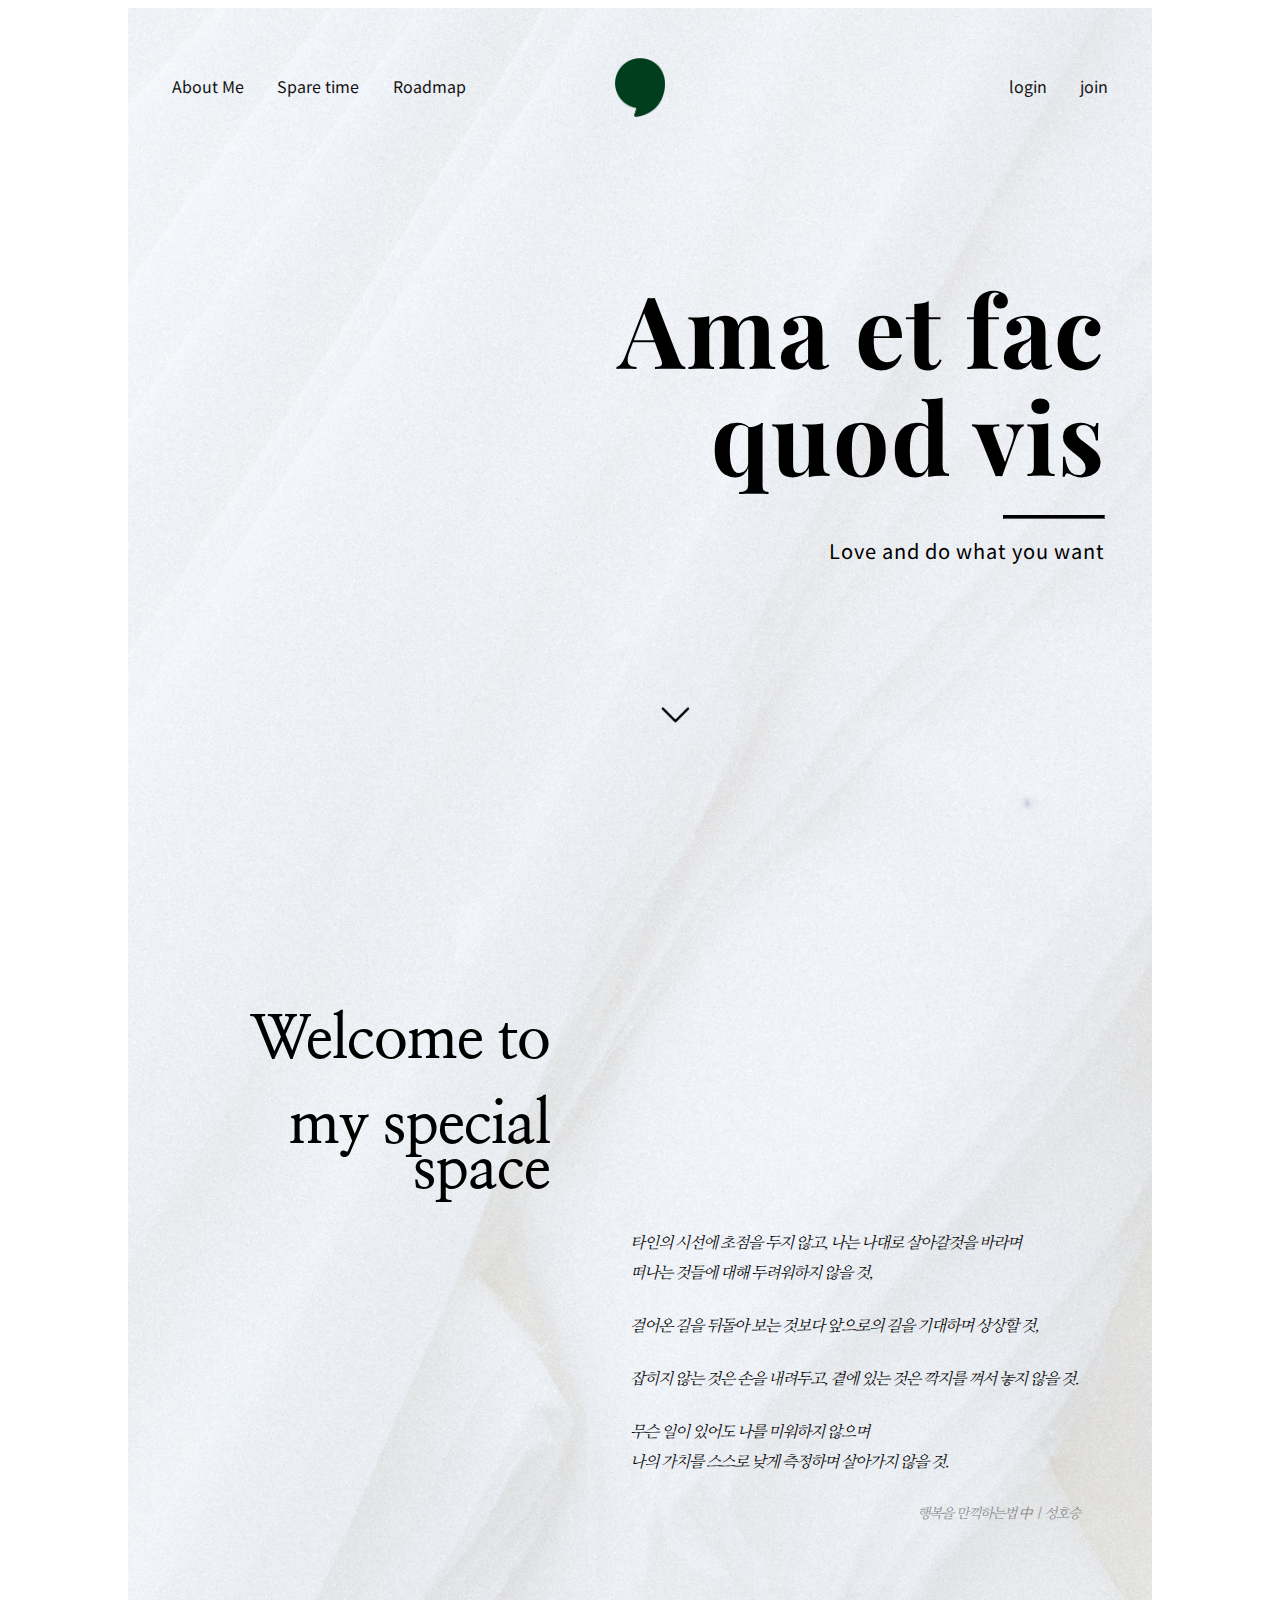
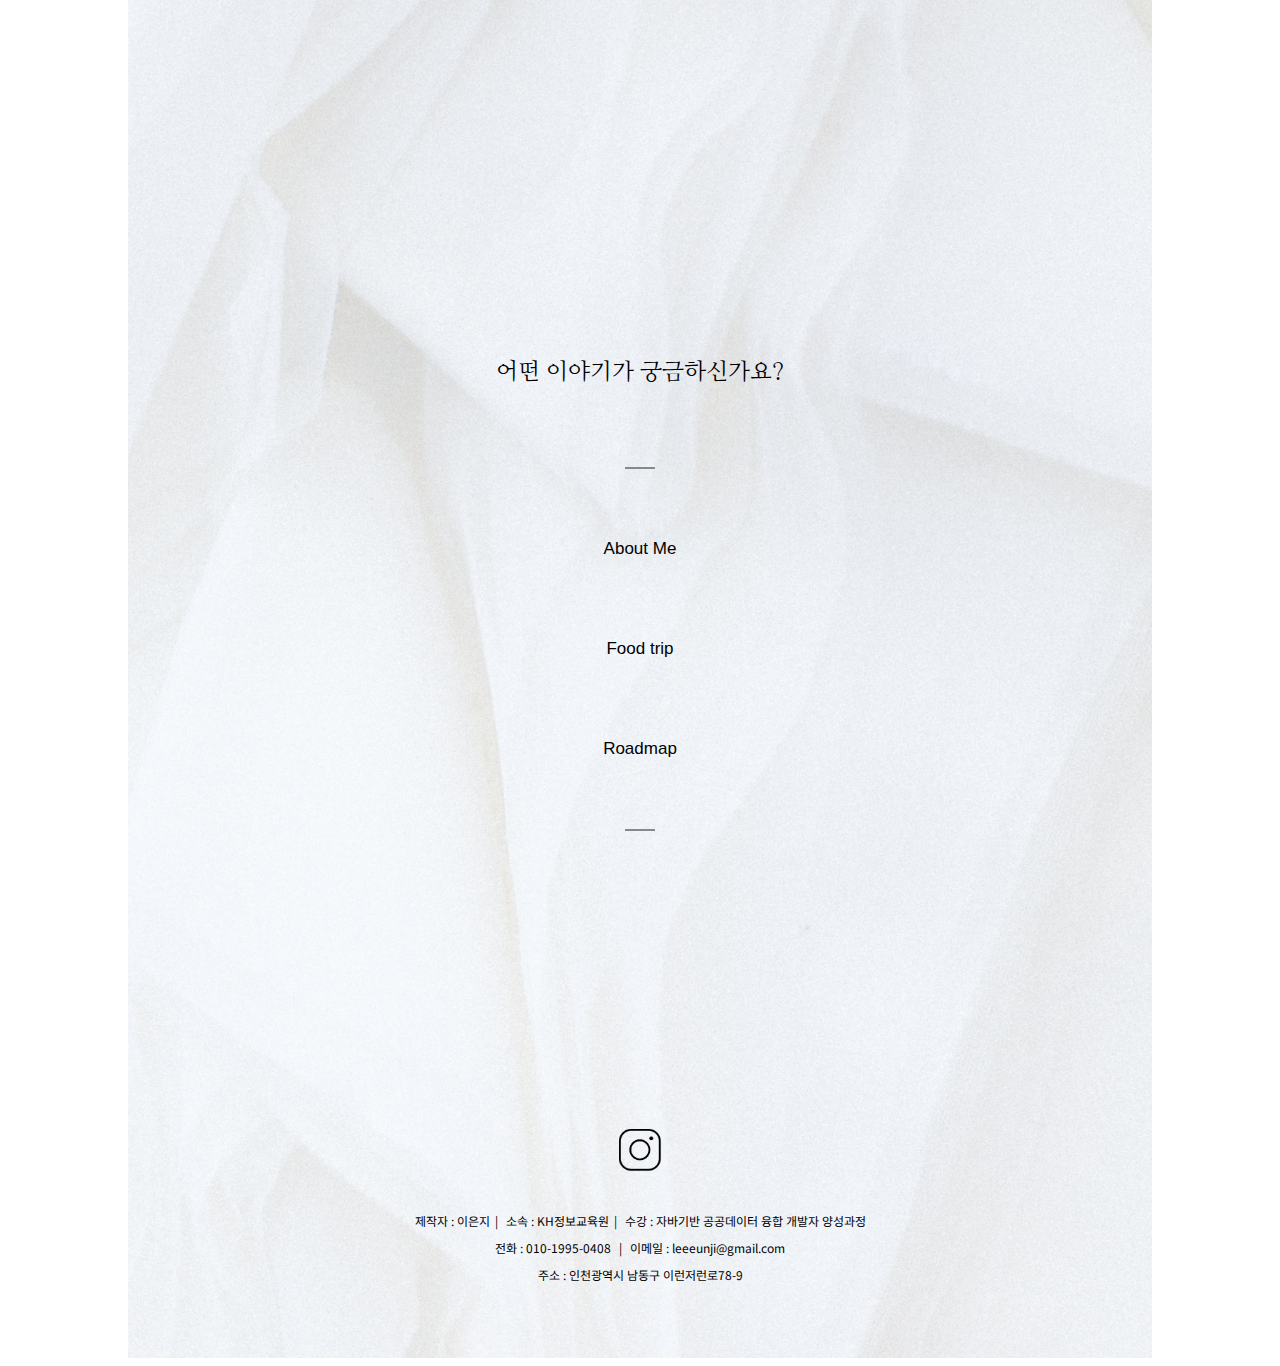
<file: leeeunji/index.html>
<!DOCTYPE html>
<html lang="en">
<head>
    <meta charset="UTF-8">
    <meta http-equiv="X-UA-Compatible" content="IE=edge">
    <meta name="viewport" content="width=device-width, initial-scale=1.0">
    <title>EunJi Life</title>
    <link rel="shortcut icon" href="./images/logo_home.png" type="image/x-icon">
    <link rel="preconnect" href="https://fonts.googleapis.com">
    <link rel="preconnect" href="https://fonts.gstatic.com" crossorigin>
    <link href="https://fonts.googleapis.com/css2?family=Nanum+Myeongjo:wght@400;700;800&family=Noto+Sans+KR:wght@100;300;400;700;900&family=Playfair+Display:ital,wght@0,400;0,700;1,400;1,700&display=swap" rel="stylesheet">
    <link rel="stylesheet" href="./css/mainpage.css">
    <link rel="stylesheet" href="./css/common.css">
    <script src="./js/common.js"></script>
</head>
<body>
    <div id="container">
        <header>
            <ul class="menu">
                <li><a id="AboutMe" href="aboutme.html">About Me</a></li>
                <li>
                    <a id="spareTime" href="#">Spare time</a>
                    <ul class="submenu">
                        <li><a class="subM-transition" href="foodtrip.html">Food trip</a></li>
                        <li><a class="subM-transition" href="#">Music</a></li>
                    </ul>
                </li>
                <li><a href="roadmap.html">Roadmap</a></li>
                <li><p id="blankP"></p></li>
                <li class="memberMenu"><a href="login.html">login</a></li>
                <li class="memberMenu"><a href="member.html">join</a></li>
            </ul>
            <a href="index.html">
                <img src="./images/logo_home.png" alt="home logo" id="homeLogo">
            </a>
            
            <h1 class="motto latin" id="latinMotto1">Ama et fac</h1>
            <h1 class="motto latin" id="latinMotto2">quod vis</h1>
            <hr>
            <h2 class="motto" id="engMotto">Love and do what you want</h2>
            
            <button class="arrow" id="arrowBtn">
                <img class="arrow" src="./images/arrowhead.png" alt="down arrowhead">
            </button>
        </header>
        
        <div class="toTheTop">
            <button onclick="topFunction();" id="topBtn" title="Go to top">
                <img src="./images/outline_vertical_align_top_black_24dp.png" alt="to the top">
            </button>
        </div>
        
        <section id="greetingSection">
            <div class="left-greeting">
                <h1 class="greeting">Welcome to</h1>
                <h1 class="greeting">my special space</h1>
            </div>

            <div class="right-greeting">
                <P class="right-greeting">타인의 시선에 초점을 두지 않고, 나는 나대로 살아갈것을 바라며</P>
                <P class="right-greeting">떠나는 것들에 대해 두려워하지 않을 것,</P>
                <P class="right-greeting blankP">blank</P>
                <P class="right-greeting">걸어온 길을 뒤돌아 보는 것보다 앞으로의 길을 기대하며 상상할 것,</P>
                <P class="right-greeting blankP">blank</P>
                <p class="right-greeting">잡히지 않는 것은 손을 내려두고, 곁에 있는 것은 깍지를 껴서 놓지 않을 것.</p>
                <P class="right-greeting blankP">blank</P>
                <P class="right-greeting">무슨 일이 있어도 나를 미워하지 않으며</P>
                <P class="right-greeting">나의 가치를 스스로 낮게 측정하며 살아가지 않을 것.</P>
                <P class="right-greeting blankP">blank</P>
                <P class="right-greeting" id="phraseWriter">행복을 만끽하는법 中 | 성호승</P>
            </div>
        </section>

        <section id="forkSection">
            <p id="askingDestination">어떤 이야기가 궁금하신가요?</p>
            <hr>
            <button type="button" class="forkBtn" id="btnAboutMe"><a href="aboutme.html">About Me</a></button>
            <button type="button" class="forkBtn" id="btnFoodtrip"><a href="foodtrip.html">Food trip</a></button>
            <button type="button" class="forkBtn" id="btnRoadMap"><a href="roadmap.html">Roadmap</a></button>
            <hr>
        </section>

        <footer>
            <a id="instarLink" href="https://www.instagram.com/">
                <img src="./images/logo_instargram.png" alt="instargram logo">
            </a>
            <p class="footInfo">
                <span>제작자 : 이은지</span>
                <span>소속 : KH정보교육원</span>
                <span>수강 : 자바기반 공공데이터 융합 개발자 양성과정</span>
            </p>
            <p class="footInfo">
                <span>전화 : 010-1995-0408 </span>
                <span>이메일 : leeeunji@gmail.com</span>
            </p>
            <p class="footInfo">
                <span>주소 : 인천광역시 남동구 이런저런로78-9</span>
            </p>
        </footer>

    </div>
    
    <script>
        arrowBtn.onclick = () => {
            const location = document.querySelector("div.left-greeting").offsetTop - 30;
            window.scrollTo({top: location, behavior: "smooth"});
        }
    </script>
</body>
</html>
</file>
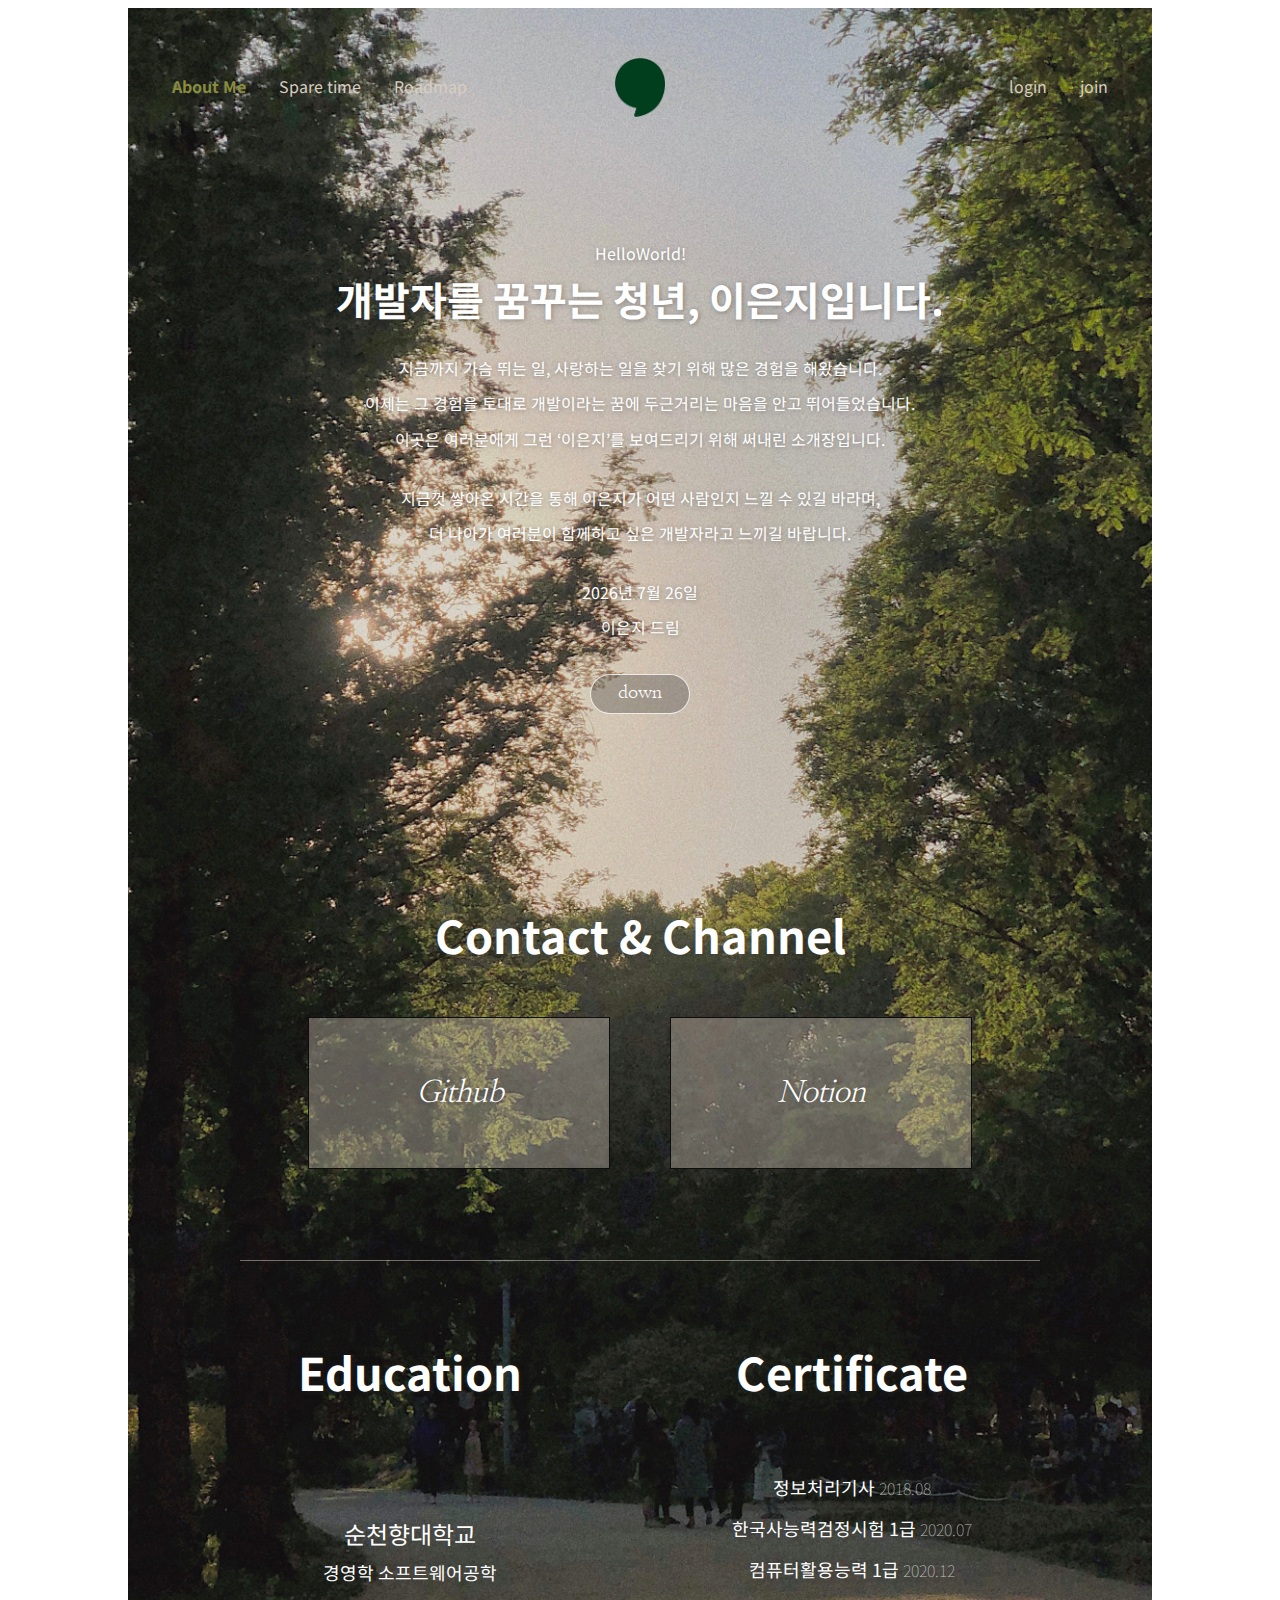
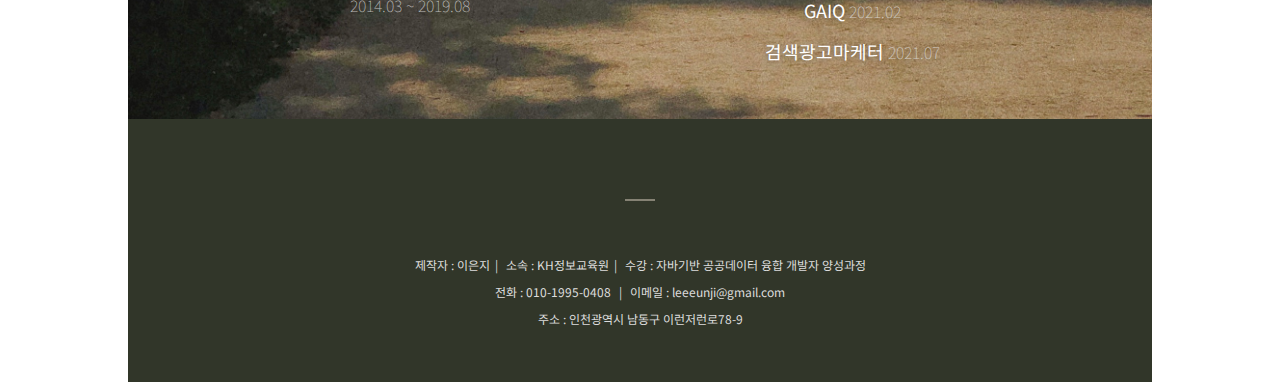
<file: leeeunji/aboutme.html>
<!DOCTYPE html>
<html lang="en">
<head>
    <meta charset="UTF-8">
    <meta http-equiv="X-UA-Compatible" content="IE=edge">
    <meta name="viewport" content="width=device-width, initial-scale=1.0">
    <title>EunJi Life</title>
    <link rel="shortcut icon" href="./images/logo_home.png" type="image/x-icon">
    <link rel="preconnect" href="https://fonts.googleapis.com">
    <link rel="preconnect" href="https://fonts.gstatic.com" crossorigin>
    <link href="https://fonts.googleapis.com/css2?family=Nanum+Myeongjo:wght@400;700;800&family=Noto+Sans+KR:wght@100;300;400;700;900&family=Playfair+Display:ital,wght@0,400;0,700;1,400;1,700&display=swap" rel="stylesheet">
    <link rel="stylesheet" href="./css/common.css">
    <link rel="stylesheet" href="./css/aboutme.css">
    <script src="./js/aboutme.js"></script>
    <script src="./js/common.js"></script>
</head>
<body>
    <div id="container">
        <header>
            <ul class="menu">
                <li><a id="AboutMe" href="aboutme.html">About Me</a></li>
                <li>
                    <a id="spareTime" href="#">Spare time</a>
                    <ul class="submenu">
                        <li><a class="subM-transition" href="foodtrip.html">Food trip</a></li>
                        <li><a class="subM-transition" href="#">Music</a></li>
                    </ul>
                </li>
                <li><a href="roadmap.html">Roadmap</a></li>
                <li><p id="blankP"></p></li>
                <li class="memberMenu"><a href="login.html">login</a></li>
                <li class="memberMenu"><a href="member.html">join</a></li>
            </ul>
            <a href="index.html">
                <img src="./images/logo_home.png" alt="home logo" id="homeLogo">
            </a>
        </header>

        <div class="toTheTop">
            <button onclick="topFunction();" id="topBtn" title="Go to top">
                <img src="./images/outline_vertical_align_top_black_24dp.png" alt="to the top">
            </button>
        </div>

        <section class="intro">
            <p>HelloWorld!</p>
            <h1>개발자를 꿈꾸는 청년, 이은지입니다.</h1>
            <p>지금까지 가슴 뛰는 일, 사랑하는 일을 찾기 위해 많은 경험을 해왔습니다.</p>
            <p>이제는 그 경험을 토대로 개발이라는 꿈에 두근거리는 마음을 안고 뛰어들었습니다.</p>
            <p>이곳은 여러분에게 그런 ‘이은지’를 보여드리기 위해 써내린 소개장입니다.</p>
            <p class="blankP">/</p>
            <p>지금껏 쌓아온 시간을 통해 이은지가 어떤 사람인지 느낄 수 있길 바라며,</p>
            <p>더 나아가 여러분이 함께하고 싶은 개발자라고 느끼길 바랍니다.</p>
            <p class="blankP">/</p>
            <p id="aboutMeToday"></p>
            <p>이은지 드림</p>
            <button id="toCnCBtn">down</button>
        </section>
        
        <section class="channel">
            <h1>Contact & Channel</h1>
            <ul>
                <li id="gitHub"><a id="gitHubA">Github</a>  </li>
                <li id="notion"><a id="notionA">Notion</a></li>
            </ul>
        </section>

        <hr>

        <div class="third">
            <section class="education">
                <h1>Education</h1>
                <div>
                    <p class="univ" id="univName">순천향대학교</p>
                    <p class="univ" id="major">경영학 소프트웨어공학</p>
                    <p class="univ" id="univPeriod">2014.03 ~ 2019.08</p>
                </div>
            </section>

            <section class="certificate">
                <h1>Certificate</h1>
                <div>
                    <p>
                        <span class="certificateName">정보처리기사</span>
                        <span class="certifiedDate">2018.08</span>
                    </p>
                    <p>
                        <span class="certificateName">한국사능력검정시험 1급</span>
                        <span class="certifiedDate">2020.07</span>
                    </p>
                    <p>
                        <span class="certificateName">컴퓨터활용능력 1급</span>
                        <span class="certifiedDate">2020.12</span>
                    </p>
                    <p>
                        <span class="certificateName">GAIQ</span>
                        <span class="certifiedDate">2021.02</span>
                    </p>
                    <p>
                        <span class="certificateName">검색광고마케터</span>
                        <span class="certifiedDate">2021.07</span>
                    </p>
                </div>
            </section>
        </div>

        <footer>
            <hr>
            <p class="footInfo">
                <span>제작자 : 이은지</span>
                <span>소속 : KH정보교육원</span>
                <span>수강 : 자바기반 공공데이터 융합 개발자 양성과정</span>
            </p>
            <p class="footInfo">
                <span>전화 : 010-1995-0408 </span>
                <span>이메일 : leeeunji@gmail.com</span>
            </p>
            <p class="footInfo">
                <span>주소 : 인천광역시 남동구 이런저런로78-9</span>
            </p>
        </footer>

    </div>
    
</body>
</html>
</file>
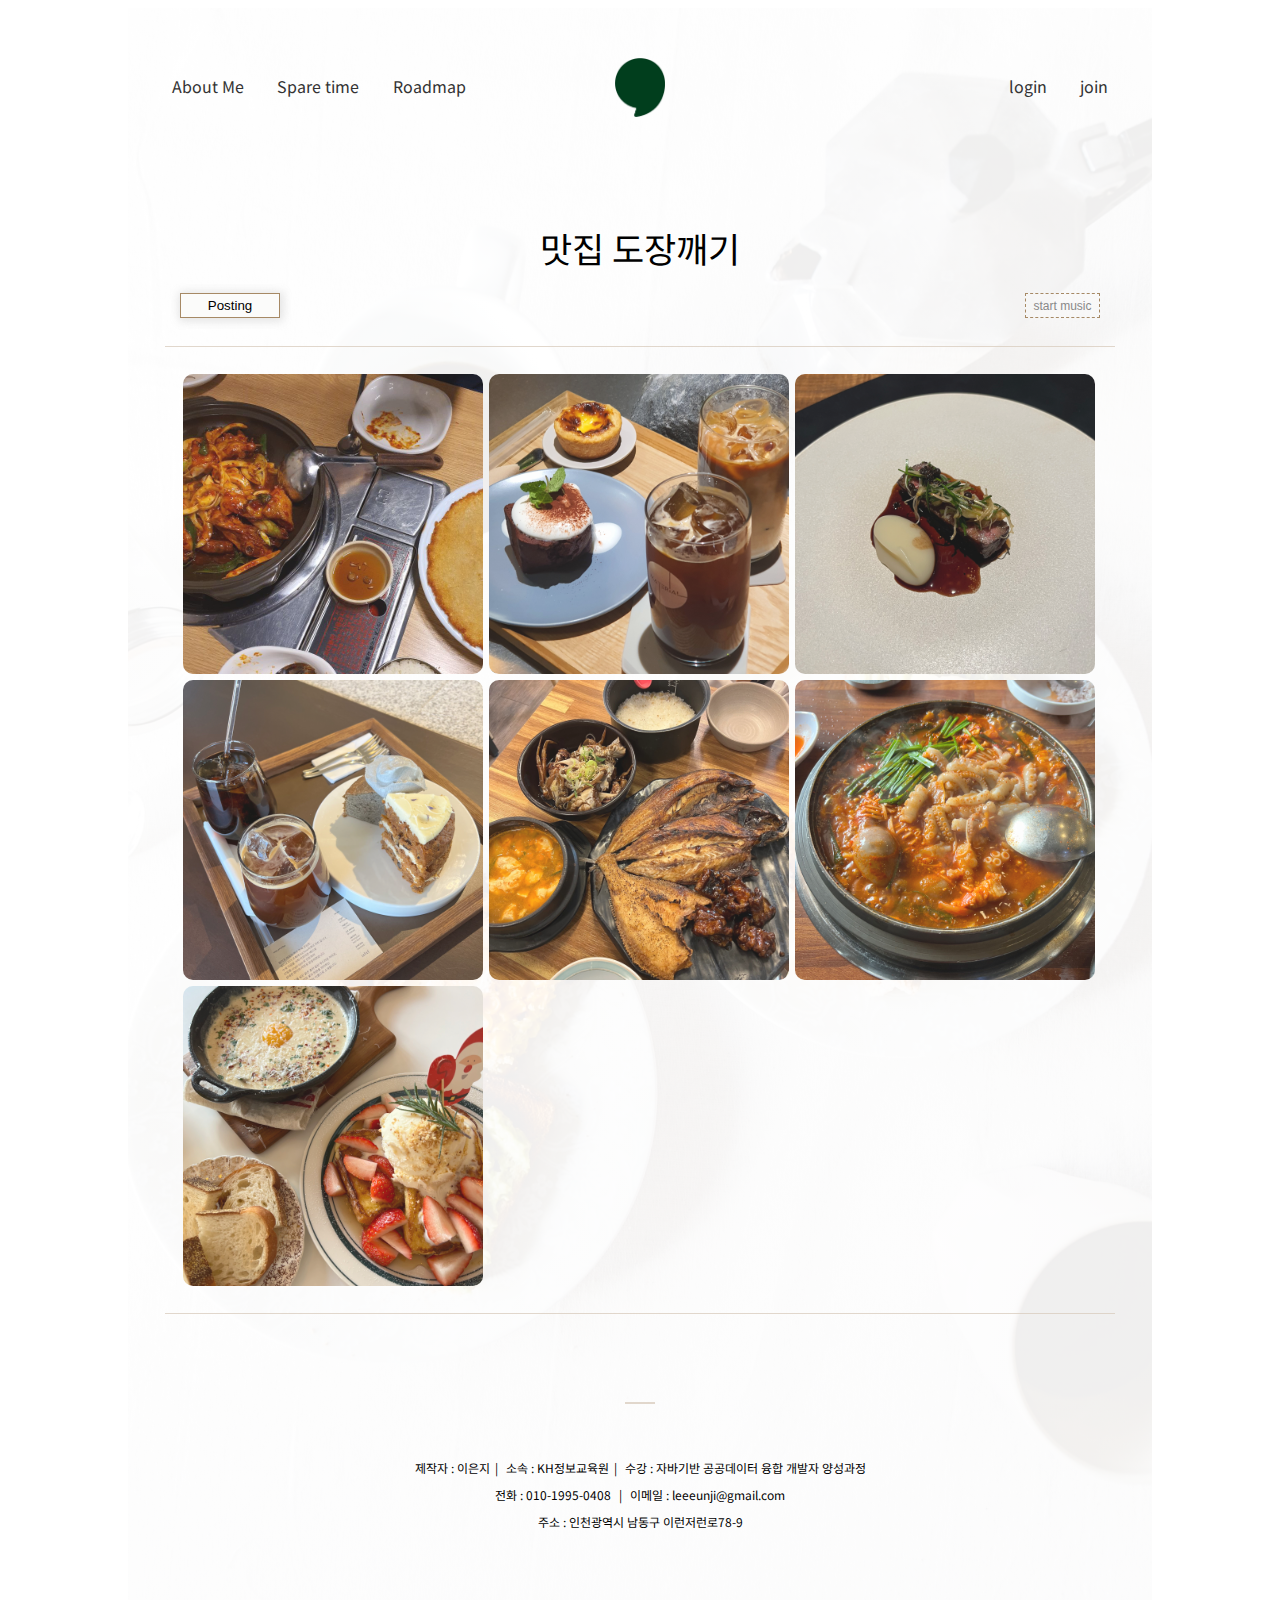
<file: leeeunji/foodtrip.html>
<!DOCTYPE html>
<html lang="en">
<head>
    <meta charset="UTF-8">
    <meta http-equiv="X-UA-Compatible" content="IE=edge">
    <meta name="viewport" content="width=device-width, initial-scale=1.0">
    <title>EunJi Life</title>
    <link rel="shortcut icon" href="./images/logo_home.png" type="image/x-icon">
    <link rel="preconnect" href="https://fonts.googleapis.com">
    <link rel="preconnect" href="https://fonts.gstatic.com" crossorigin>
    <link href="https://fonts.googleapis.com/css2?family=Nanum+Myeongjo:wght@400;700;800&family=Noto+Sans+KR:wght@100;300;400;700;900&family=Playfair+Display:ital,wght@0,400;0,700;1,400;1,700&display=swap" rel="stylesheet">
    <link rel="stylesheet" href="./css/common.css">
    <link rel="stylesheet" href="./css/foodtrip.css">
    <script src="./js/jquery-3.6.0.js"></script>
    <script src="./js/foodtrip.js"></script>
    <script src="./js/common.js"></script>
</head>
<body>
    <div id="container">
        <header>
            <ul class="menu">
                <li><a id="AboutMe" href="aboutme.html">About Me</a></li>
                <li>
                    <a id="spareTime" href="#">Spare time</a>
                    <ul class="submenu">
                        <li><a class="subM-transition" id="foodtrip" href="foodtrip.html">Food trip</a></li>
                        <li><a class="subM-transition" href="#">Music</a></li>
                    </ul>
                </li>
                <li><a href="roadmap.html">Roadmap</a></li>
                <li><p id="blankP"></p></li>
                <li class="memberMenu"><a href="login.html">login</a></li>
                <li class="memberMenu"><a href="member.html">join</a></li>
            </ul>
            <a href="index.html">
                <img src="./images/logo_home.png" alt="home logo" id="homeLogo">
            </a>
        </header>

        <div class="toTheTop">
            <button onclick="topFunction();" id="topBtn" title="Go to top">
                <img src="./images/outline_vertical_align_top_black_24dp.png" alt="to the top">
            </button>
        </div>

        <iframe id="bgm" width="0" height="0" src="https://www.youtube.com/embed/xRnAeJF31SY?autoplay=1&mute=true" title="YouTube video player" frameborder="0" allow="accelerometer; autoplay; clipboard-write; encrypted-media; gyroscope; picture-in-picture" allowfullscreen></iframe>

        <section id="postingBoard">
            <div class="boardTop">
                <p class="boardTop">맛집 도장깨기</p>
                <div class="boardTopBtn">
                    <button class="boardTopBtn" id="creatPostingBtn">Posting</button>
                    <button class="boardTopBtn" id="musicStartBtn">start music</button>
                </div>
            </div>
            <hr id="hr1">
            <div id="postingBoardDiv">
                <ul>
                    <!-- 리뷰 리스팅 영역-->
                </ul>
            </div>
            <hr id="hr2">
        </section>

        <section class="visibilityHidden" id="backgroundPlate">
            <!-- 리뷰 선택시 -->
            <div class="visibilityHidden" id="reviewPlate">
                <button class="closeBtn" id="closeReviewBtn"></button>
                <div class="review-wrapper">
                    <!-- 목록에서 고른 포스팅 id(=posting_no)에 따라 이미지, 점포정보 끌어오기-->
                    <h1>Review. <span class="review-element" id="review-posting-no"></span></h1>
                    <div class="restaurant-Info">
                        <div class="review-element" id="restaurant-photo-group">
                            <img id="restaurant-photo" src="./images/foodtrip/foodtrip_20220420_001.jpg" alt="">
                        </div>
                        <div class="review-element" id="restaurant-text-group">
                            <span class="review-element" id="location"></span>
                            <div>
                                <h1 class="review-element" id="restaurant-name">
                                    <strong><span class="review-element" id="review-score">4.3</span></strong>
                                </h1>
                            </div>
                            <p class="visiting-date">
                                <span class="review-element visiting-date">방문일 : </span>
                                <span class="review-element visiting-date" id="review-date">2022-04-20</span>
                            </p>
                        </div>
                    </div>
                    <div class="review-element" id="restaurant-comment">
                        <p>Lorem ipsum dolor sit amet consectetur adipisicing elit. Quaerat neque voluptatum rem officiis corporis explicabo odio nobis. Consectetur reprehenderit voluptatem est iusto suscipit eos similique sed. Nobis exercitationem quos itaque.</p>
                    </div>
                </div>
            </div>

            <!-- 포스팅 작성 -->
            <div class="visibilityHidden" id="writingPlate">
                <button class="closeBtn" id="closeWritingBtn"></button>
                <div>
                    <form action="javascript: savePostingData();" name="postingFrm" id="postingFrm">
                        <h1>맛집 기록하기</h1>
                        <table id="writingTb">
                            <thead></thead>
                            <tbody>
                                <tr>
                                    <th><label for="restaurant-name">상호명</label></th>
                                    <td><input type="text" name="restaurant-name" id="addRst_name"></td>
                                </tr>
                                <tr class="writingLocationRow">
                                    <th class="writingLocationRow"><label for="restaurant-location">위치</label></th>
                                    <td class="writingLocationRow">
                                        <select name="restaurant-location1" id="addRst_location1">
                                            <option value="서울특별시" selected>서울특별시</option>
                                            <option value="인천광역시">인천광역시</option>
                                            <option value="경기도">경기도</option>
                                            <option value="강원도">강원도</option>
                                            <option value="충청남도">충청남도</option>
                                            <option value="충청북도">충청북도</option>
                                            <option value="대전광역시">대전광역시</option>
                                            <option value="세종특별자치시">세종특별자치시</option>
                                            <option value="전라남도">전라남도</option>
                                            <option value="전라북도">전라북도</option>
                                            <option value="광주광역시">광주광역시</option>
                                            <option value="경상남도">경상남도</option>
                                            <option value="경상북도">경상북도</option>
                                            <option value="대구광역시">대구광역시</option>
                                            <option value="부산광역시">부산광역시</option>
                                            <option value="울산광역시">울산광역시</option>
                                            <option value="제주특별자치도">제주특별자치도</option>
                                        </select>
                                        <input type="text" name="restaurant-location2" id="addRst_location2" placeholder="시/군/구(필수) 동/읍/리(선택)">
                                        <span class="testFailedMsg"></span>
                                    </td>
                                </tr>
                                <tr class="writingVisitingDateRow">
                                    <th class="writingVisitingDateRow"><label for="review-date">방문일</label></th>
                                    <td class="writingVisitingDateRow">
                                        <input type="date" name="review-date" id="addRst_visitingDate">
                                        <span class="testFailedMsg"></span>
                                    </td>
                                </tr>
                                <tr class="writingScoreRow">
                                    <th class="writingScoreRow"><label for="restaurant-score">평점</label></th>
                                    <td class="writingScoreRow">
                                        <input type="number" name="restaurant-score" id="addRst_score" step="0.1" placeholder="4.7"><span id="maxPointInfo">/5.0</span>
                                        <span class="testFailedMsg"></span>
                                    </td>
                                </tr>
                                <tr class="writingFileRow">
                                    <th class="writingFileRow"><label for="restaurant-photo">사진</label></th>
                                    <td class="writingFileRow">
                                        <input type="file" name="restaurant-photo" id="addRst_photo" accept="image/*">
                                        <span class="testFailedMsg"></span>
                                    </td>
                                </tr>
                                <tr class="writingCommentRow">
                                    <th class="writingCommentRow"><label for="restaurant-comment">후기</label></th>
                                    <td class="writingCommentRow"><textarea name="restaurant-comment" id="addRst_comment"></textarea></td>
                                </tr>
                            </tbody>
                        </table>
                        <button class="submitBtn">등록</button>
                    </form>
                </div>
            </div>
        </section>

        <footer>
            <hr>
            <p class="footInfo">
                <span>제작자 : 이은지</span>
                <span>소속 : KH정보교육원</span>
                <span>수강 : 자바기반 공공데이터 융합 개발자 양성과정</span>
            </p>
            <p class="footInfo">
                <span>전화 : 010-1995-0408 </span>
                <span>이메일 : leeeunji@gmail.com</span>
            </p>
            <p class="footInfo">
                <span>주소 : 인천광역시 남동구 이런저런로78-9</span>
            </p>
        </footer>

    </div>

</body>
</html>
</file>
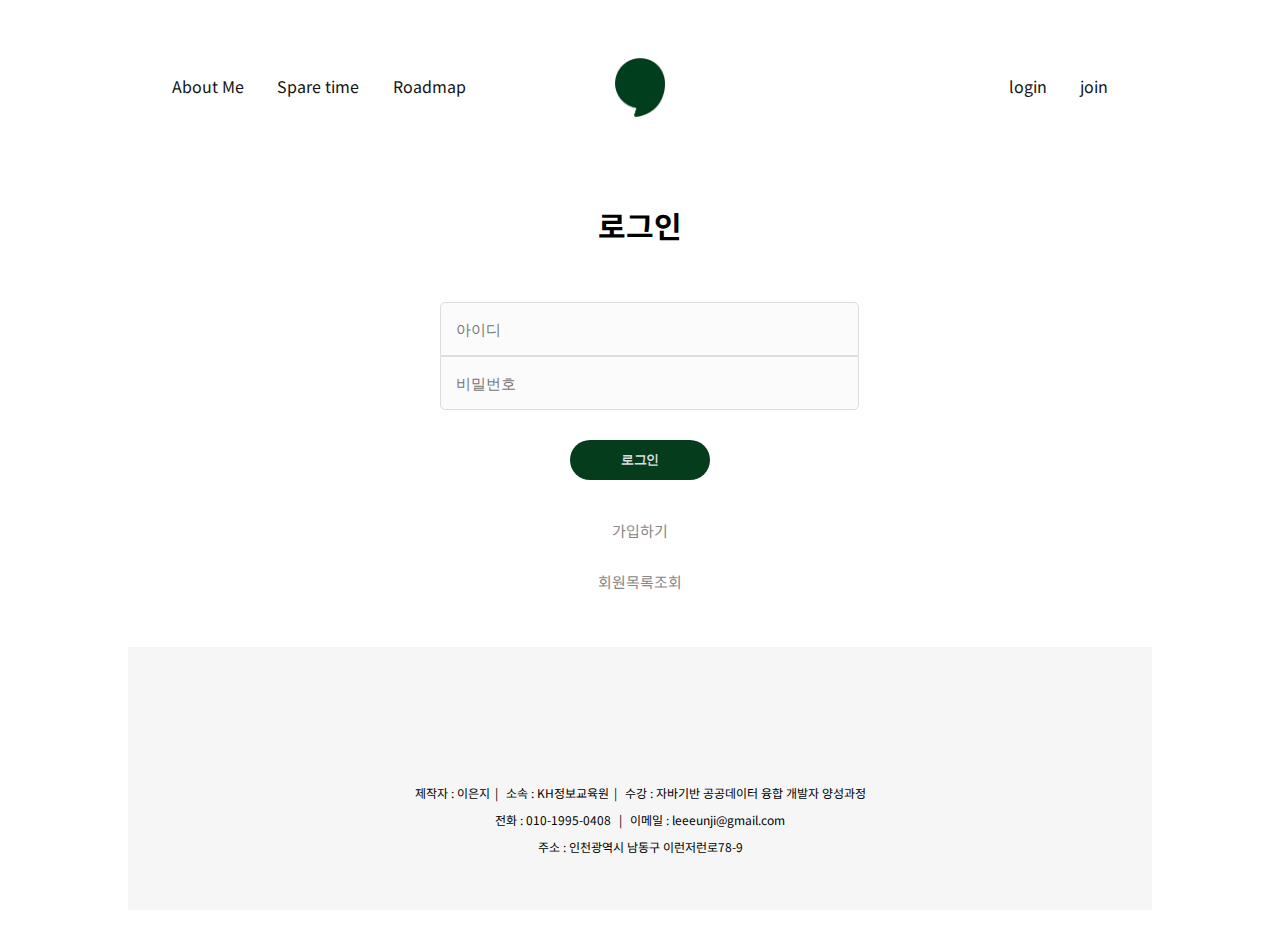
<file: leeeunji/login.html>
<!DOCTYPE html>
<html lang="en">
<head>
    <meta charset="UTF-8">
    <meta http-equiv="X-UA-Compatible" content="IE=edge">
    <meta name="viewport" content="width=device-width, initial-scale=1.0">
    <title>EunJi Life</title>
    <link rel="shortcut icon" href="./images/logo_home.png" type="image/x-icon">
    <link rel="preconnect" href="https://fonts.googleapis.com">
    <link rel="preconnect" href="https://fonts.gstatic.com" crossorigin>
    <link href="https://fonts.googleapis.com/css2?family=Nanum+Myeongjo:wght@400;700;800&family=Noto+Sans+KR:wght@100;300;400;700;900&family=Playfair+Display:ital,wght@0,400;0,700;1,400;1,700&display=swap" rel="stylesheet">
    <link rel="stylesheet" href="./css/common.css">
    <link rel="stylesheet" href="./css/member.css">
    <script src="./js/common.js"></script>
    <script src="./js/jquery-3.6.0.js"></script>
    <script src="./js/memberBase.js"></script>
</head>
<body>

    <div id="container">
        <header>
            <ul class="menu">
                <li><a id="AboutMe" href="aboutme.html">About Me</a></li>
                <li>
                    <a id="spareTime" href="#">Spare time</a>
                    <ul class="submenu">
                        <li><a class="subM-transition" href="foodtrip.html">Food trip</a></li>
                        <li><a class="subM-transition" href="#">Music</a></li>
                    </ul>
                </li>
                <li><a href="roadmap.html">Roadmap</a></li>
                <li><p id="blankP"></p></li>
                <li class="memberMenu"><a href="login.html">login</a></li>
                <li class="memberMenu"><a href="member.html">join</a></li>
            </ul>
            <a href="index.html">
                <img src="./images/logo_home.png" alt="home logo" id="homeLogo">
            </a>
        </header>
        
        <div class="toTheTop">
            <button onclick="topFunction();" id="topBtn" title="Go to top">
                <img src="./images/outline_vertical_align_top_black_24dp.png" alt="to the top">
            </button>
        </div>

        <section class="loginSection">
            <form action="">
                <h1>로그인</h1>
                <fieldset class="login-fieldset">
                    <div class="input-div">
                        <input type="text" name="userId" id="userId" placeholder="아이디">
                        <input type="password" name="userPw" id="userPw" placeholder="비밀번호">
                    </div>
                    <input id="submitBtn" type="submit" value="로그인">
                </fieldset>
            </form>
            <a id="moveToJoin" href="member.html">가입하기</a>
            <a id="moveToMemberList" href="memberList.html">회원목록조회</a>
        </section>



        <footer>
            <hr>
            <p class="footInfo">
                <span>제작자 : 이은지</span>
                <span>소속 : KH정보교육원</span>
                <span>수강 : 자바기반 공공데이터 융합 개발자 양성과정</span>
            </p>
            <p class="footInfo">
                <span>전화 : 010-1995-0408 </span>
                <span>이메일 : leeeunji@gmail.com</span>
            </p>
            <p class="footInfo">
                <span>주소 : 인천광역시 남동구 이런저런로78-9</span>
            </p>
        </footer>

    </div>
    
</body>
</html>
</file>
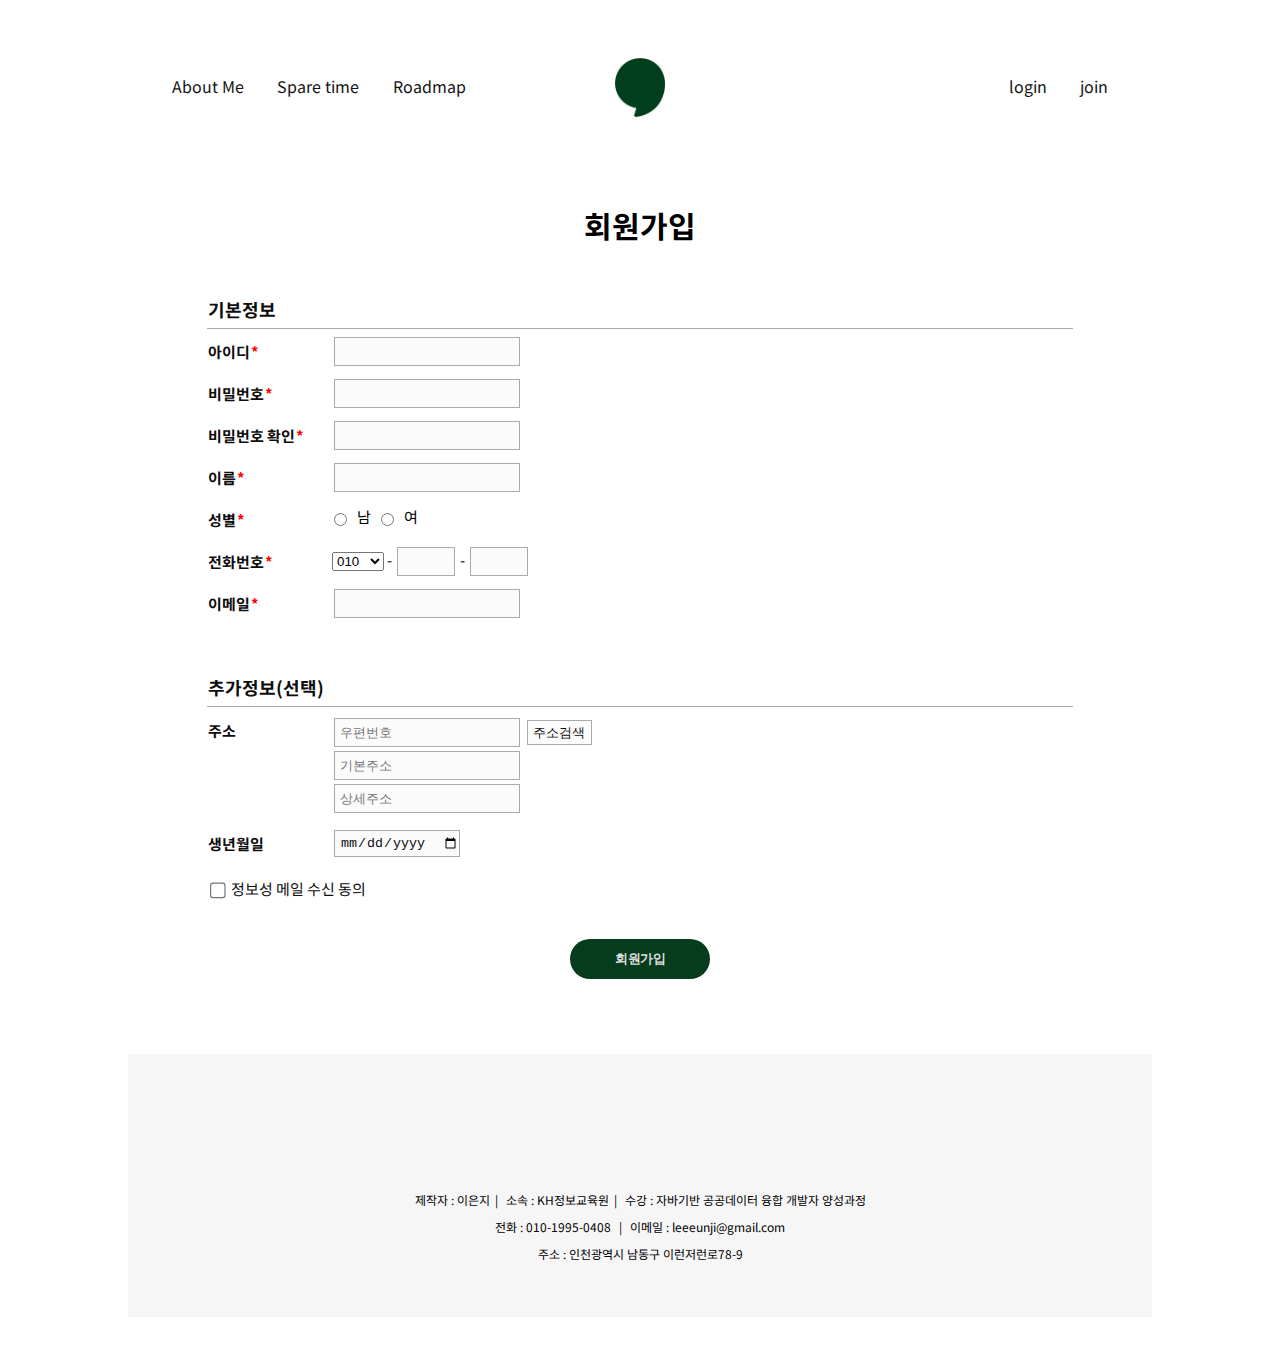
<file: leeeunji/member.html>
<!DOCTYPE html>
<html lang="en">
<head>
    <meta charset="UTF-8">
    <meta http-equiv="X-UA-Compatible" content="IE=edge">
    <meta name="viewport" content="width=device-width, initial-scale=1.0">
    <title>EunJi Life</title>
    <link rel="shortcut icon" href="./images/logo_home.png" type="image/x-icon">
    <link rel="preconnect" href="https://fonts.googleapis.com">
    <link rel="preconnect" href="https://fonts.gstatic.com" crossorigin>
    <link href="https://fonts.googleapis.com/css2?family=Nanum+Myeongjo:wght@400;700;800&family=Noto+Sans+KR:wght@100;300;400;700;900&family=Playfair+Display:ital,wght@0,400;0,700;1,400;1,700&display=swap" rel="stylesheet">
    <link rel="stylesheet" href="./css/common.css">
    <link rel="stylesheet" href="./css/member.css">
    <script src="./js/jquery-3.6.0.js"></script>
    <script src="./js/common.js"></script>
    <script src="./js/memberBase.js"></script>
    <script src="./js/member.js"></script>
    <script src="./js/postcodeAPI.js"></script>
    <script src="//t1.daumcdn.net/mapjsapi/bundle/postcode/prod/postcode.v2.js"></script>
</head>
<body>

    <div id="container">
        <header>
            <ul class="menu">
                <li><a id="AboutMe" href="aboutme.html">About Me</a></li>
                <li>
                    <a id="spareTime" href="#">Spare time</a>
                    <ul class="submenu">
                        <li><a class="subM-transition" href="foodtrip.html">Food trip</a></li>
                        <li><a class="subM-transition" href="#">Music</a></li>
                    </ul>
                </li>
                <li><a href="roadmap.html">Roadmap</a></li>
                <li><p id="blankP"></p></li>
                <li class="memberMenu"><a href="login.html">login</a></li>
                <li class="memberMenu"><a href="member.html">join</a></li>
            </ul>
            <a href="index.html">
                <img src="./images/logo_home.png" alt="home logo" id="homeLogo">
            </a>
        </header>
        
        <div class="toTheTop">
            <button onclick="topFunction();" id="topBtn" title="Go to top">
                <img src="./images/outline_vertical_align_top_black_24dp.png" alt="to the top">
            </button>
        </div>

        <section class="joinSection">
            <form name="joinFrm" action="javascript:saveMemberData();">
                <h1>회원가입</h1>

                <table class="join-table basicInfo">
                    <thead>
                        <tr>
                            <th colspan="3">기본정보</th>
                        </tr>
                    </thead>
                    <tbody>
                        <tr>
                            <th><label for="userId">아이디<span>*</span></label></th>
                            <td>
                                <input type="text" name="userId" id="userId">
                                <span class="testFailedMsg userId"></span>
                            </td>
                        </tr>
                        <tr>
                            <th><label for="userPw">비밀번호<span>*</span></label></th>
                            <td>
                                <input type="password" name="userPw" id="userPw">
                                <span class="testFailedMsg userPw"></span>
                            </td>
                        </tr>
                        <tr>
                            <th><label for="userPwCheck">비밀번호 확인<span>*</span></label></th>
                            <td>
                                <input type="password" name="userPwCheck" id="userPwCheck">
                                <span class="testFailedMsg userPwCheck"></span>
                            </td>
                        </tr>
                        <tr>
                            <th><label for="userName">이름<span>*</span></label></th>
                            <td>
                                <input type="text" name="userName" id="userName">
                                <span class="testFailedMsg userName"></span>
                            </td>
                        </tr>
                        <tr>
                            <th><label>성별<span>*</span></label></th>
                            <td class="genderTd">
                                <input type="radio" name="gender" id="gender-male" value="male">
                                <label id="maleLabel" for="gender-male">남</label>
                                <input type="radio" name="gender" id="gender-female" value="female">
                                <label id="femaleLabel" for="gender-female">여</label>
                                <span class="testFailedMsg genders"></span>
                            </td>
                        </tr>
                        <tr>
                            <th><label>전화번호<span>*</span></label></th>
                            <td>
                                <select name="tel1" id="tel1">
                                    <option value="010" selected>010</option>
                                    <option value="011">011</option>
                                    <option value="016">016</option>
                                    <option value="017">017</option>
                                    <option value="018">018</option>
                                    <option value="019">019</option>
                                    <option value="02">02</option>
                                    <option value="031">031</option>
                                    <option value="032">032</option>
                                    <option value="033">033</option>
                                    <option value="041">041</option>
                                    <option value="042">042</option>
                                    <option value="043">043</option>
                                    <option value="044">044</option>
                                    <option value="051">051</option>
                                    <option value="052">052</option>
                                    <option value="053">053</option>
                                    <option value="054">054</option>
                                    <option value="055">055</option>
                                    <option value="061">061</option>
                                    <option value="062">062</option>
                                    <option value="063">063</option>
                                    <option value="064">064</option>
                                    <option value="0502">0502</option>
                                    <option value="0503">0503</option>
                                    <option value="0504">0504</option>
                                    <option value="0505">0505</option>
                                    <option value="0506">0506</option>
                                    <option value="0507">0507</option>
                                    <option value="0508">0508</option>
                                    <option value="070">070</option>
                                </select>
                                <span>-</span>
                                <input type="tel" name="tel2" id="tel2" minlength="3" maxlength="4" size="4">
                                <span>-</span>
                                <input type="tel" name="tel3" id="tel3" minlength="4" maxlength="4" size="4">
                                <span class="testFailedMsg tel"></span>
                            </td>
                        </tr>
                        <tr>
                            <th><label for="email">이메일<span>*</span></label></th>
                            <td>
                                <input type="email" name="email" id="email">
                                <span class="testFailedMsg email"></span>
                            </td>
                        </tr>
                    </tbody>
                    <tfoot></tfoot>
                </table>

                <table class="join-table additionalInfo">
                    <thead>
                        <tr>
                            <th colspan="2">추가정보(선택)</th>
                        </tr>
                    </thead>
                    <tbody>
                        <tr>
                            <th><label class="address" for="searchAddress">주소</label></th>
                            <td>
                                <div class="address">
                                    <input type="text" id="postcode" placeholder="우편번호" disabled>
                                    <input type="button" id="searchAddress" onclick="execDaumPostcode()" value="주소검색"><br>
                                    <input type="text" id="address" placeholder="기본주소" disabled><br>
                                    <input type="text" id="detailAddress" placeholder="상세주소">
                                </div>
                            </td>
                        </tr>
                        <tr>
                            <th><label for="birth">생년월일</label></th>
                            <td><input type="date" name="birth" id="birth"></td>
                        </tr>
                        <tr>
                            <td colspan="2" class="mailingTd">
                                <input type="checkbox" name="mailing" id="mailing" value="true">
                                <label for="mailing">정보성 메일 수신 동의</label>
                            </td>
                        </tr>
                    </tbody>
                    <tfoot></tfoot>
                </table>

                <input id="submitBtn" type="submit" value="회원가입">
            </form>

        </section>


        <footer>
            <hr>
            <p class="footInfo">
                <span>제작자 : 이은지</span>
                <span>소속 : KH정보교육원</span>
                <span>수강 : 자바기반 공공데이터 융합 개발자 양성과정</span>
            </p>
            <p class="footInfo">
                <span>전화 : 010-1995-0408 </span>
                <span>이메일 : leeeunji@gmail.com</span>
            </p>
            <p class="footInfo">
                <span>주소 : 인천광역시 남동구 이런저런로78-9</span>
            </p>
        </footer>

    </div>

</body>
</html>
</file>
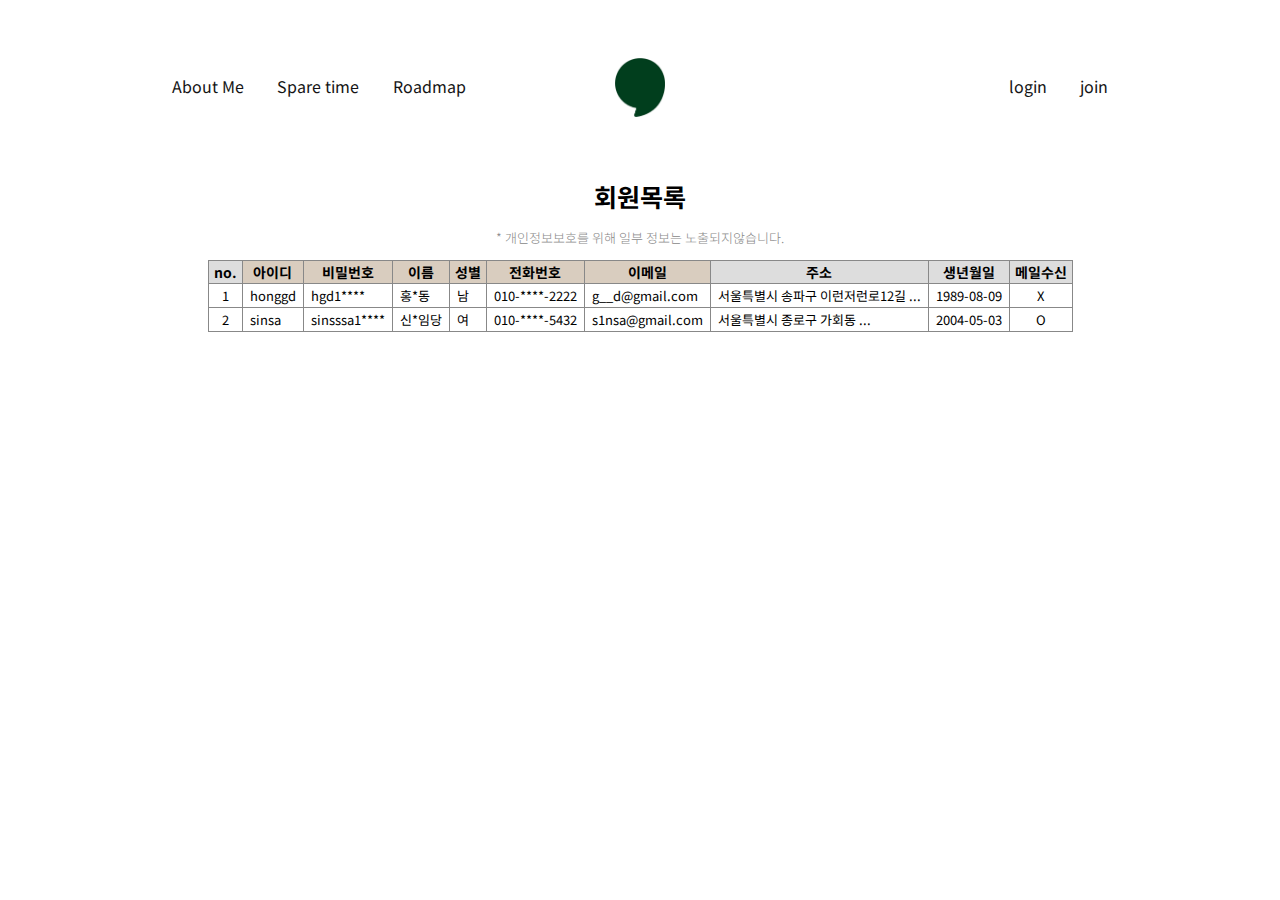
<file: leeeunji/memberList.html>
<!DOCTYPE html>
<html lang="en">
<head>
  <meta charset="UTF-8">
  <meta http-equiv="X-UA-Compatible" content="IE=edge">
  <meta name="viewport" content="width=device-width, initial-scale=1.0">
  <title>EunJi Life</title>
  <link rel="shortcut icon" href="./images/logo_home.png" type="image/x-icon">
  <link rel="preconnect" href="https://fonts.googleapis.com">
  <link rel="preconnect" href="https://fonts.gstatic.com" crossorigin>
  <link href="https://fonts.googleapis.com/css2?family=Nanum+Myeongjo:wght@400;700;800&family=Noto+Sans+KR:wght@100;300;400;700;900&family=Playfair+Display:ital,wght@0,400;0,700;1,400;1,700&display=swap" rel="stylesheet">
  <link rel="stylesheet" href="./css/common.css">
  <link rel="stylesheet" href="./css/memberList.css">
  <script src="./js/jquery-3.6.0.js"></script>
  <script src="./js/memberBase.js"></script>
  <script src="./js/memberList.js"></script>
</head>
<body>

  <div id="container">
    <header>
      <ul class="menu">
        <li><a id="AboutMe" href="aboutme.html">About Me</a></li>
        <li>
          <a id="spareTime" href="#">Spare time</a>
          <ul class="submenu">
            <li><a class="subM-transition" href="foodtrip.html">Food trip</a></li>
            <li><a class="subM-transition" href="#">Music</a></li>
          </ul>
        </li>
        <li><a href="roadmap.html">Roadmap</a></li>
        <li><p id="blankP"></p></li>
        <li class="memberMenu"><a href="login.html">login</a></li>
        <li class="memberMenu"><a href="member.html">join</a></li>
      </ul>
      <a href="index.html">
          <img src="./images/logo_home.png" alt="home logo" id="homeLogo">
      </a>
    </header>
  
    <div class="toTheTop">
      <button onclick="topFunction();" id="topBtn" title="Go to top">
        <img src="./images/outline_vertical_align_top_black_24dp.png" alt="to the top">
      </button>
    </div>

    <section class="memberListSection">
      <div class="table-wrapper">
        <table id="memberTable">
          <thead>
            <tr>
              <th colspan="10">회원목록<br><span>* 개인정보보호를 위해 일부 정보는 노출되지않습니다.</span></th>
            </tr>
          </thead>
          <tbody>
            <tr>
              <th class="colName">no.</th>
              <th class="colName essentialCol">아이디</th>
              <th class="colName essentialCol">비밀번호</th>
              <th class="colName essentialCol">이름</th>
              <th class="colName essentialCol">성별</th>
              <th class="colName essentialCol">전화번호</th>
              <th class="colName essentialCol">이메일</th>
              <th class="colName additionalCol">주소</th>
              <th class="colName additionalCol">생년월일</th>
              <th class="colName additionalCol">메일수신</th>
            </tr>
          </tbody>
        </table>
      </div>
    </section>


  </div>
</body>
</html>
</file>
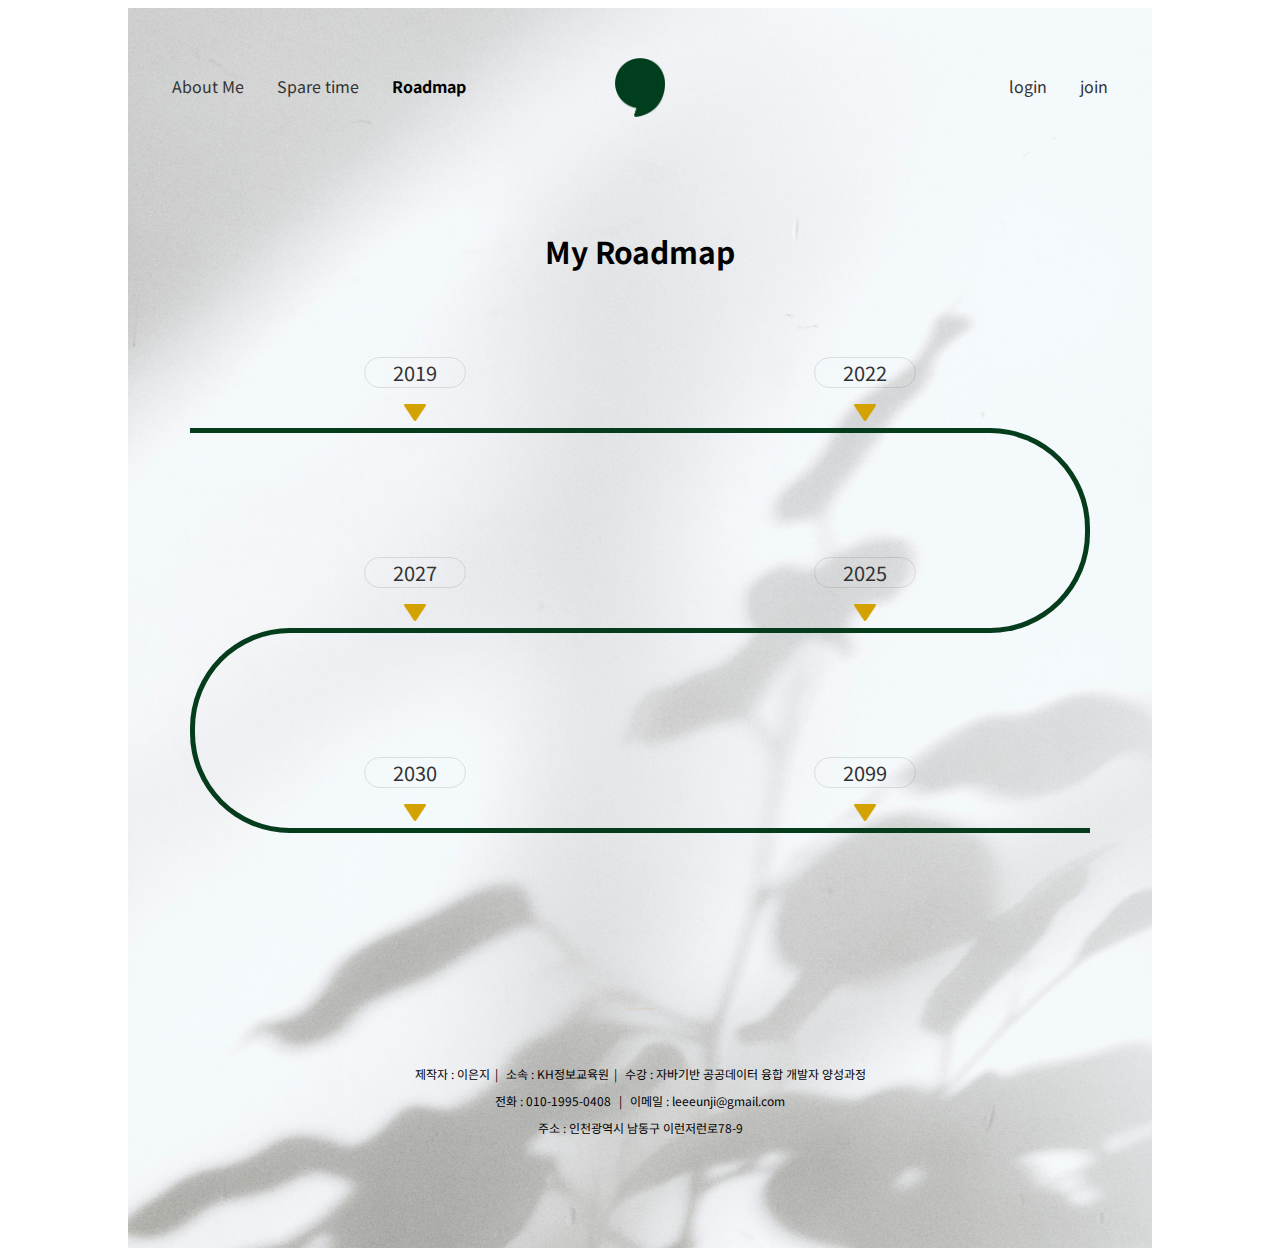
<file: leeeunji/roadmap.html>
<!DOCTYPE html>
<html lang="en">
<head>
    <meta charset="UTF-8">
    <meta http-equiv="X-UA-Compatible" content="IE=edge">
    <meta name="viewport" content="width=device-width, initial-scale=1.0">
    <title>EunJi Life</title>
    <link rel="shortcut icon" href="./images/logo_home.png" type="image/x-icon">
    <link rel="preconnect" href="https://fonts.googleapis.com">
    <link rel="preconnect" href="https://fonts.gstatic.com" crossorigin>
    <link href="https://fonts.googleapis.com/css2?family=Nanum+Myeongjo:wght@400;700;800&family=Noto+Sans+KR:wght@100;300;400;700;900&family=Playfair+Display:ital,wght@0,400;0,700;1,400;1,700&display=swap" rel="stylesheet">
    <link rel="stylesheet" href="./css/common.css">
    <link rel="stylesheet" href="./css/roadmap.css">
    <script src="./js/roadmap.js"></script>
    <script src="./js/common.js"></script>
</head>
<body onload="init();">
    <div id="container">
        <header>
            <ul class="menu">
                <li><a id="AboutMe" href="aboutme.html">About Me</a></li>
                <li>
                    <a id="spareTime" href="#">Spare time</a>
                    <ul class="submenu">
                        <li><a class="subM-transition" href="foodtrip.html">Food trip</a></li>
                        <li><a class="subM-transition" href="#">Music</a></li>
                    </ul>
                </li>
                <li><a id="roadmap" href="roadmap.html">Roadmap</a></li>
                <li><p id="blankP"></p></li>
                <li class="memberMenu"><a href="login.html">login</a></li>
                <li class="memberMenu"><a href="member.html">join</a></li>
            </ul>
            <a href="index.html">
                <img src="./images/logo_home.png" alt="home logo" id="homeLogo">
            </a>
        </header>
    
        <div class="toTheTop">
            <button onclick="topFunction();" id="topBtn" title="Go to top">
                <img src="./images/outline_vertical_align_top_black_24dp.png" alt="to the top">
            </button>
        </div>
    
    
        <section class="roadmapSection">

            <div class="roadmapWrapper">
                <div class="borderDiv" id="borderDiv1"></div>
                <div class="borderDiv" id="borderDiv2"></div>
                <div class="borderDiv" id="borderDiv3"></div>
                <div class="borderDiv" id="borderDiv4"></div>

                <table>
                    <thead>
                        <tr>
                            <th colspan="3">My Roadmap</th>
                        </tr>
                    </thead>
                    <tbody>
                        <tr>
                            <td>
                                <p class="planYear plan-1">2019</p>
                                <img class="plan-1" src="./images/upsidedown_trianglepng.png" alt="bookmark triangle">
                            </td>
                            <td>
                                <p class="planYear plan-2">2022</p>
                                <img class="plan-2" src="./images/upsidedown_trianglepng.png" alt="bookmark triangle">
                            </td>
                        </tr>
                        <tr>
                            <td></td>
                            <td></td>
                        </tr>
                        <tr class="reverseYearTr">
                            <td>
                                <p class="planYear plan-4">2027</p>
                                <img class="plan-4" src="./images/upsidedown_trianglepng.png" alt="bookmark triangle">
                            </td>
                            <td>
                                <p class="planYear plan-3">2025</p>
                                <img class="plan-3" src="./images/upsidedown_trianglepng.png" alt="bookmark triangle">
                            </td>
                        </tr>
                        <tr>
                            <td></td>
                            <td></td>
                        </tr>
                        <tr>
                            <td>
                                <p class="planYear plan-5">2030</p>
                                <img class="plan-5" src="./images/upsidedown_trianglepng.png" alt="bookmark triangle">
                            </td>
                            <td>
                                <p class="planYear plan-6">?</p>
                                <img class="plan-6" src="./images/upsidedown_trianglepng.png" alt="bookmark triangle">
                            </td>
                        </tr>
                        <tr>
                            <td></td>
                            <td></td>
                        </tr>
                    </tbody>
                </table>
            </div>

            <div class="planWrapperHidden" id="planWrapper">
                <button id="closeYearPlanBtn"></button>
                <div>
                    <table class="planTable">
                        <thead>
                            <tr id="planYear">
                                <th>2019</th>
                            </tr>
                        </thead>
                        <tbody>
                            <tr>
                                <td class="planList">
                                    <ul id="planUl">
                                        <!-- <li><i>Lorem ipsum dolor sit amet1</i></li> -->
                                    </ul>
                                </td>
                            </tr>
                        </tbody>
                    </table>
                </div>
            </div>

        </section>
    
        <footer>
            <hr>
            <p class="footInfo">
                <span>제작자 : 이은지</span>
                <span>소속 : KH정보교육원</span>
                <span>수강 : 자바기반 공공데이터 융합 개발자 양성과정</span>
            </p>
            <p class="footInfo">
                <span>전화 : 010-1995-0408 </span>
                <span>이메일 : leeeunji@gmail.com</span>
            </p>
            <p class="footInfo">
                <span>주소 : 인천광역시 남동구 이런저런로78-9</span>
            </p>
        </footer>

    </div>
</body>
</html>
</file>
<file: leeeunji/css/mainpage.css>
#container {
    background-image: url(../images/alyssa-hurley-yekIZ4ltv1o-unsplash.jpg);
    background-repeat: no-repeat;
    background-size: cover;
    background-position: center;
}
/*===================== header =====================*/
header {
    /* background-color: #fff; */
    text-align: center;
    position: relative;
    
    padding-bottom: 20px;
    height: 710px;
}
/*--------------------- motto ----------------------*/
header hr {
    margin-right: 35px;
    margin-bottom: 10px;
    width: 100px;
    height: 2px;
    border-color: #000;
    background-color: #000;
}
.motto {
    padding-right: 35px;
    text-align: right;
    font-size: 20px;
    font-weight: 400;
    letter-spacing: 1px;
}
.latin {
    font-family: 'Playfair Display', serif;
    font-size: 100px;
    font-weight: 700;
    line-height: 40%;
    margin-bottom: 60px;
}
h1.latin:first-of-type {
    margin-top: 170px;
}
/*--------------------- arrow ----------------------*/
header button.arrow {
    position: absolute;
    bottom: 30px;
    background: none;
    border: none;
}
header img.arrow {
    width: 60px;
    transform: rotate(90deg);
}

/*==================== section =====================*/
/*--------------------- first ----------------------*/
#greetingSection {
    height: 1100px;
    font-family: 'Nanum Myeongjo', serif;
    font-weight: 400;
}
.left-greeting {
    float: left;
    width: 400px;
    margin: 0 10px;

    text-align: right;
    padding-right: 30px;
    font-size: 30px;
    line-height: 1.5em;
    letter-spacing: -1px;
}
.left-greeting:first-child {
    margin-top: 200px;
}
.right-greeting {
    float: right;
    width: 500px;
    padding-left: 30px;
    
    margin: 5px;
    text-align: left;
    font-style: italic;
    font-size: 16px;
    letter-spacing: -1px;
    
}
.right-greeting:first-child {
    margin-top: 450px;
}
div.right-greeting .blankP {
    opacity: 0;
    font-size: 10px;
}
.right-greeting#phraseWriter {
    text-align: right;
    padding-right: 50px;
    color: #888;
    font-size: 14px;
}
/*--------------------- second ---------------------*/
#forkSection {
    display: flex;
    flex-direction: column;
    align-items: center;
    text-align: center;
    height: 768px;
}
#forkSection p {
    margin: 80px auto 50px;
    
    font-family: 'Nanum Myeongjo', serif;
    font-size: 23px;
}
#forkSection hr {
    width: 30px;
    height: 2px;
    margin: 30px;
    background-color: #888;
    border: none;
}
.forkBtn {
    margin: 20px;
    width: 140px;
    height: 60px;
    
    position: relative;
    background: none;
    border: rgb(0, 0, 0, 0);
    border-radius: 50px;
    font-size: 17px;
    font-weight: 400;
}
.forkBtn a {
    width: inherit;
    height: inherit;
    padding: 1em 1em;
    
    text-decoration: none;
    color: #000;
}
.forkBtn::before, .forkBtn::after {
    content: '';
    border-radius: inherit;
    pointer-events: none;
    position: absolute;
    top: -2px;
    left: -2px;
    width: 100%;
    height: 100%;
    backface-visibility: hidden;
    transition: transform 0.3s, opacity 0.3s;
    transition-timing-function: cubic-bezier(0.75, 0, 0.125, 1);
}
.forkBtn::before {
    border: 2px solid #043c1c;
    opacity: 0;
    transform: scale3d(1.2, 1.2, 1);
  }
.forkBtn:hover::before {
    opacity: 1;
    transform: scale3d(1, 1, 1);
}
.forkBtn:hover::after {
    opacity: 0;
    transform: scale3d(0.8, 0.8, 1);
}
</file>
<file: leeeunji/css/common.css>
#container {
    margin: 0 auto;
    padding: 20px 12px;
    width: 1000px;

    font-family: 'Noto Sans KR', sans-serif;
    background-color: #fff;
}
/*
    공통 link
    <link rel="shortcut icon" href="./images/logo_home.png" type="image/x-icon">
    <link rel="preconnect" href="https://fonts.googleapis.com">
    <link rel="preconnect" href="https://fonts.gstatic.com" crossorigin>
    <link href="https://fonts.googleapis.com/css2?family=Nanum+Myeongjo:wght@400;700;800&family=Noto+Sans+KR:wght@100;300;400;700;900&family=Playfair+Display:ital,wght@0,400;0,700;1,400;1,700&display=swap" rel="stylesheet">
    
    폰트
    font-family: 'Noto Sans KR', sans-serif;
    font-family: 'Nanum Myeongjo', serif;
    font-family: 'Playfair Display', serif;

    컬러
    #043c1c - 딥그린
    #141414 - 메뉴바 텍스트
    #888888
*/

/*================ common menu bar =================*/
header {
    text-align: center;
    position: relative;
    padding-top: 20px;
}
.menu {
    display: flex;
    justify-content: space-between;
    
    list-style: none;
    width: 960px;
    height: 70px;
    padding: 10px;
    margin: 0 auto;
    font-size: 16px;
    letter-spacing: -1;
}
.menu a {
    color: #141414;
    text-decoration: none;
    padding: 0px 12px ;
    display: table-cell;
    vertical-align: middle;
    line-height: 3.5;

    transition-property: color;
    transition-duration: 200ms;
}
.menu a:hover {
    font-weight: 700;
    color: #043c1c;
}
.submenu {
    visibility: hidden;
    display: flex;
    flex-direction: column;
    align-items: center;
    
    list-style: none;
    padding: 0;
    background: none;
}
.menu li:hover .submenu {
    visibility: visible;
    transition-property: color;
}
.submenu a {
    height: 45px;
    line-height: 2.2em;
    color: #888;
    font-size: 14px;

    transition-duration: 200ms;
}
.submenu li:hover a {
    color: #043c1c;
    font-size: 16px;
}
/* 첫번째 메뉴만 활성화 */
.submenu li:not(:first-of-type){
    visibility: hidden;
}

/* 메뉴바 공백 */
ul.menu li p {
    color:rgb(0, 0, 0, 0);
    width: 500px;
}
/*---------------------- logo ----------------------*/
header img#homeLogo {
    position: absolute;
    width: 50px;
    left: 475px;
    top: 30px;
}

/*---------------------- top -----------------------*/
div.toTheTop {
    width: 45px;
    height: 45px;
    line-height: 45px;
    background-color: #72847694;
    border-radius: 50%;
    text-align: center;
    display: none;
    flex-direction: column;
    justify-content: center;

    position: fixed;
    top: 90%;
    right: 2%;
    box-shadow: 2px 2px 7px #3f4440;
    transition-duration: 300ms;
}
div.toTheTop:hover {
    background-color: #3F4025;
    box-shadow: none;
}
div.toTheTop img {
    vertical-align: middle;
    width: 80%;
}
div.toTheTop button {
    background: none;
    border: none;
}

/*===================== footer =====================*/
footer {
    padding: 50px 12px;
    display: flex;
    flex-direction: column;
    align-items: center;
    font-size: 12px;
}
#instarLink {
    margin: 30px;
    width: 48px;
}
#instarLink img {
    width: inherit;
}
footer p {
    margin: 5px;
}
footer span:not(:last-child)::after {
    content: "|";
    padding: 5px;
}
footer>hr {
    width: 30px;
    height: 2px;
    border: none;
    margin: 30px auto 50px;
}
</file>
<file: leeeunji/css/aboutme.css>
#container {
    height: 1800px;
    background-image: url(../images/seoulforest.jpg);
    background-repeat: no-repeat;
    background-size: 1024px;
}
header {
    height: 180px;
    background: none;
}
.menu a {
    color: #D9CDBF;
}
.menu #AboutMe {
    color: #8A8C3E;
    font-weight: 700;
}
.menu a:hover {
    color: #fff;
}

.submenu li:hover a {
    color: #fff;
}
hr {
    width: 800px;
    height: 1px;
    background-color: #D9CDBF;
    opacity: .5;
    border: none;
}
/*==================== section =====================*/
img.arrow {
    margin-top: 10px;
    width: 60px;
    transform: rotate(90deg);
}
/*--------------------- intro ----------------------*/
section {
    color: #fff;
    text-shadow: .7px .7px 5px rgb(51, 51, 51, .4);
}
.intro {
    height: 508px;
    padding: 30px, 0;
    text-align: center;
    font-size: 16px;
    line-height: 1.2em;
}
.intro h1 {
    margin-bottom: 50px;
    font-size: 40px;
}
.intro .blankP {
    opacity: 0;
    line-height: 0.5em;
}
.intro #toCnCBtn {
    margin-top: 20px;
    width: 100px;
    height: 40px;

    background: rgb(51, 51, 51, .3);
    border: 1px solid rgb(255, 255, 255, .8);
    border-radius: 20px;

    color: #fff;
    font-family: 'Nanum Myeongjo', serif;
    font-size: 18px;
}
/*--------------------- second ---------------------*/
.channel {
    padding-top: 100px;
    height: 400px;
    text-align: center;
}
.channel h1 {
    margin: 50px auto 30px;
    font-size: 45px;
}
.channel ul {
    margin: 50px auto;
    display: flex;
    justify-content: center;
    padding: 0;

    list-style: none;
}
.channel li {
    margin: 0 30px;
    width: 300px;
    height: 150px;
    background-color: #d9cdbf60;
    border: 1px solid #0D0D0D;
}
.channel a {
    opacity: 1;

    width: inherit;
    height: inherit;

    display: flex;
    justify-content: center;
    align-items:center;

    text-decoration: none;
    font-family: 'Nanum Myeongjo', serif;
    font-style: italic;
    font-size: 30px;
    letter-spacing: -1px;
    color: #fff;
}
.channel a:hover {
    color: #0000;
}
#gitHub:hover {
    opacity: 0.8;
    background-position: center;
    color: #0d0d0d00;
    background-image: url(../images/github_black.png);
}
#notion:hover {
    opacity: 0.8;
    background-position: center;
    color: #0d0d0d00;
    background-image: url(../images/notion_black.png);
}

/*--------------------- third ----------------------*/
.third{  
    width: inherit;
    height: 450px;

    display: flex;
    justify-content: center;
    text-align: center;
}
.third section {
    float: left;
    margin: 0 100px;
}
.third h1 {
    height: 70px;
    margin: 70px 0 35px;
    font-size: 45px;
}
.education div, .certificate div {
    height: 230px;
    padding: 10px;
    line-height: .5em;

    display: flex;
    flex-direction: column;
    justify-content: center;
}
.education p {
    margin: 15px
}
#univName {
    font-size: 24px;
}
#major, .certificateName {
    font-size: 18px;
}
#univPeriod, .certifiedDate {
    margin-top: 10px;
    opacity: .8;
    color: #ddd;
    font-weight: 100;
}

/*===================== footer =====================*/
footer {
    margin: 0 -12px;
    background-color: #313629;
    color: #ddd;
}
</file>
<file: leeeunji/css/foodtrip.css>
#container {
    background-image: linear-gradient(#ffffffee,#ffffffee),url(../images/foodtrip_bgi.jpg);
    background-size: cover;
    background-position: top;
}
#container>*{
    opacity: 1;
}
header {
    height: 100px;
    background: none;
}
.menu a {
    color: #333;
}
.menu #foodtrip {
    color: #000;
    font-weight: 700;
}
.menu a:hover {
    color: #8A8C3E;
}

.submenu li:hover a {
    color: #8A8C3E;
}
hr {
    width: 950px;
    height: 1px;
    background-color: #D9CDBF;
    opacity: .8;
    border: none;
}

/*-------------------- section ---------------------*/
#postingBoard {
    text-align: center;
}
div.boardTop {
    display: flex;
    flex-direction: column;
}
p.boardTop {
    margin-top: 50px;
    margin-bottom: 20px;
    font-size: 35px;
}
div.boardTopBtn {
    display: flex;
    justify-content: space-between;
}
#postingBoard button {
    margin: 0 40px 20px;
    width: 100px;   
    height: 25px;
    border: 1px solid #A68965;
    background-color: #FBFBFA;
}
#postingBoard button:hover {
    cursor: pointer;
}
.boardTopBtn #creatPostingBtn {
    box-shadow: 1px 1px 10px 2px #dddddddd;
}
.boardTopBtn #musicStartBtn {
    border: 1px dashed #A68965;
    background-color: #FBFBFA66;
    width: 75px;
    font-size: 12px;
    color: #888;
    letter-spacing: 0px;
}

/*--------------------- list -----------------------*/
#postingBoardDiv {
    display: flex;
    flex-wrap: wrap;
    justify-content: center;
}
#postingBoard ul {
    width: 920px;
    padding: 0;
    list-style: none;
    display: flex;
    flex-wrap: wrap;
    justify-content: flex-start;
}
li.posting {
    margin: 2px;
    background-color: none;
    width: 300px;
    height: 300px;
    position: relative;
    border: 1px solid #ffffff00;
}
li.posting img {
    width: inherit;
    height: inherit;
    border-radius: 10px;
    opacity: .9;
}
li.posting:hover {
    border: 1px solid #333333ee;
    border-radius: 10px;
    cursor: pointer;
}
li.posting img:hover {
    opacity: 1;
}

/*---------------------- open ----------------------*/
.visibilityHidden {
    visibility: hidden;
    position: fixed;
    left: 0;
    top: 0;
}
.reviewSection {
    position: fixed;
    width: 100vw;
    height: 100vh;
    left: 0;
    top: 0;
    background-color: #555c;
    z-index: 1;
}

/*--------------------- review ---------------------*/
.review-wrapper-back {
    position: relative;
    width: 800px;
    height: 80vh;
    background-color: #fff;
    margin: 10vh auto;

    display: flex;
    align-items: flex-start;

    overflow-y: scroll;
    /* Hide scrollbar for IE, Edge and Firefox */
    -ms-overflow-style: none;  /* IE and Edge */
    scrollbar-width: none;  /* Firefox */
}
/* Hide scrollbar for Chrome, Safari and Opera */
.review-wrapper-back::-webkit-scrollbar {
    display: none;
}
.closeBtn {
    position: absolute;
    width: 40px;
    height: 40px;
    right: 0px;
    border: none;
    background-color: #D9CDBF;
    background-image: url(../images/close_icon.png);
    background-repeat: no-repeat;
    background-position: center;
    background-size: 60%;
}
.closeBtn:hover {
    background-color: #bbac9b;
    cursor: pointer;
}
.review-wrapper {
    padding: 50px 70px;
    display: flex;
    flex-direction: column;
}
.review-wrapper>h1 {
    margin-bottom: 20px;
    font-size: 20px;
    font-weight: 400;
    letter-spacing: -1px;
}
.restaurant-Info {
    width: 660px;
    padding-bottom: 20px;
    border-bottom: 1px dashed #333;
}
/*--------- 사진 ---------*/
#restaurant-photo-group {
    float: left;
    width: 300px;
    height: 300px;
    margin-right: 0px;
    
    position: relative;
}
#restaurant-photo-group img {
    position: absolute;
    top: 0;
    left: 0;
    width: 100%;
    height: 100%;
    object-fit: cover;
    border-radius: inherit;
}
/*--------- 정보 ---------*/
#restaurant-text-group {
    height: 300px;
    display: flex;
    flex-direction: column;
    justify-content: flex-end;

    font-size: 18px;
}
#restaurant-text-group .review-element {
    margin: 5px 0 5px 20px;
}
#restaurant-text-group h1 {
    display: inline-block;
    font-size: 32px;
}
#review-score {
    font-size: 1.1em;
    font-weight: 400;
    color: #128117;
}
.review-element #review-date {
    margin-left: 0;
}
#restaurant-text-group p:last-child {
    margin-bottom: 0;
}
.visiting-date {
    font-size: 15px;
}
/*-------- 평가 --------*/
#restaurant-comment {
    padding-top: 15px;
}

/*--------------------- write ----------------------*/
.writing-wrapper-back {
    position: relative;
    width: 800px;
    height: 80vh;
    background-color: #fff;
    margin: 10vh auto;

    display: flex;
    justify-content: center;

    overflow: scroll;
    z-index: 100;
}
.writing-wrapper-back::-webkit-scrollbar {
    display: none;
}
#writingPlate>div {
    padding: 10px;
    display: flex;
    align-items: center;
}
#postingFrm {
    display: flex;
    flex-direction: column;
    justify-content: space-around;
    align-items: center;
}
#postingFrm h1 {
    margin: 20px;
}
.submitBtn {
    margin: 20px;
}
#writingTb {
    font-size: 15px;
    height: 400px;
    border-top: 1px solid #ddd;
    border-bottom: 1px solid #ddd;

    display: flex;
}
#writingTb tr {
    height: 50px;
}
#writingTb th, #writingTb td {
    padding: 5px 7px;
}
#writingTb th {
    width: 50px;
}
#writingTb td {
    width: 500px;
}
#writingTb select {
    height: 20px;
}
#writingTb input {
    height: 23px;
    font-size: 14px;
    font-family: 'Noto Sans KR', sans-serif;
    padding: 2 5px;
}
.writingScoreRow input{
    width: 50px;
}
#maxPointInfo {
    padding: 0 5px;
}
.writingLocationRow {
    vertical-align: middle;
}
#writingTb .writingFileRow input {
    width: 170px;
    font-size: 12px;
}
.writingCommentRow {
    vertical-align: top;
}
.writingCommentRow textarea {
    resize: none;
}
#writingTb textarea {
    width: 500px;
    height: 100px;

    font-size: 14px;
    font-family: 'Noto Sans KR', sans-serif;
}
.testFailedMsg {
    padding: 5px;
    font-size: 12px;
    color: red;
}
.submitBtn {
    width: 80px;
    height: 40px;
    background-color: #043c1c;
    border: none;
    border-radius: 50px;
    color: #ddd;
    font-weight: 700;
    letter-spacing: -.5px;
}
.submitBtn:hover{
    cursor: pointer;
}
</file>
<file: leeeunji/css/member.css>
/*
    사용위치
    member.html (회원가입)
    login.html (로그인)
*/
/*===================== common =====================*/
.loginSection{
    padding: 25px 0;
    margin-top: 20px;

    display: flex;
    flex-direction: column;
    justify-content: center;
    align-items: center;
}

.joinSection{ /*추가*/
    padding: 25px 0;
    margin-top: 20px;
}
form {
    display: flex;
    flex-direction: column;
    align-items: center;
    font-size: 15px;
}
table {
    padding: 0 40px;
    text-align: left;
}
thead {
    font-size: 18px;
}
thead th {
    border-bottom: 1px solid #aaa;
}
#submitBtn {
    width: 140px;
    height: 40px;
    background-color: #043c1c;
    border: none;
    border-radius: 50px;
    color: #ddd;
    font-weight: 700;
    letter-spacing: -.5px;
}
#submitBtn:hover{
    cursor: pointer;
}
/*---------------------- join ----------------------*/
.join-table {
    width: 950px;
    margin: 20px;
}

.join-table tr {
    height: 40px;
}
.join-table tr>:first-child {
    width: 120px;
    color: #0D0D0D;
}
.join-table label span {
    color: red;
    padding: 1px;
}
.join-table input {
    margin: 2px;
    height: 25px;
    padding-left: 5px;
    border: 1px solid #aaa;
    background-color: #fbfbfb;
    color: #0D0D0D;
}
.testFailedMsg {
    padding: 10px;
    font-size: 12px;
    color: red;
}
.mailingTd {
    height: 50px;
}
.mailingTd>input, .genderTd>input {
    vertical-align: middle;
}
.genderTd #maleLabel, .genderTd #femaleLabel {
    width: 50px;
    margin: 5px
}
.mailingTd input{
    zoom: 1.2;
}
label.address  {
    height: 100px;
    float: left;
    padding-top: 10px;
}
.joinSection #submitBtn {
    margin-bottom: 50px;
}
.joinSection #submitBtn:hover {
    cursor: pointer;
}

/*--------------------- login ----------------------*/
.login-fieldset {
    width: 500px;
    /* height: 250px; */
    /* border: 1px solid #A68965; */
    border: none;
    text-align: center;

    display: flex;
    flex-direction: column;
    align-items: center;
    padding: auto;
}
.login-fieldset .input-div {
    width: 400px;
    margin: 30px;
    padding: 0;
}
.input-div input {
    width: inherit;
    height: 50px;
    padding-left: 15px;
    background-color: #fbfbfb;
    border: 1px solid #ddd;
    font-size: 15px;
}
.input-div input:first-of-type {
    border-radius: 5px 5px 0px 0px;
}
.input-div input:last-of-type {
    border-radius: 0px 0px 5px 5px;
}
#moveToJoin {
    margin: 30px auto 15px;
    font-size: 15px;
    color: #888;
    text-decoration: none;
}
#moveToMemberList {
    margin: 15px auto 30px;
    font-size: 15px;
    color: #888;
    text-decoration: none;
}
#moveToJoin:hover, #moveToMemberList:hover{
    color: #043c1c;
    text-decoration: none;
}


footer {
    margin: 0 -12px;
    background-color: #ddd4;
}
</file>
<file: leeeunji/css/memberList.css>
.memberListSection {
  padding: 30px;
}
.table-wrapper {
  display: flex;
  justify-content: center;
}
table {
  border-collapse: collapse;
}
thead tr:first-child th{
  padding: 10px;
  font-size: 25px;
}
thead tr span {
  font-size: 13px;
  font-weight: 300;
  color: #888;
}
tbody th, tbody td {
  border: 1px solid #888;
}
tbody th {
  font-size: 14px;
  padding: 1px 5px;
  background-color: #D9CDBF;
}
tbody th:first-of-type, tbody th.additionalCol {
  background-color: #ddd;
}
tbody td {
  font-size: 13px;
  padding: 2px 7px;
}
tbody tr *:first-child, tbody tr *:last-child {
  text-align: center;
}
</file>
<file: leeeunji/css/roadmap.css>
#container {
    height: 1200px;
    background-image: url(../images/roadmap_bgi.jpg);
    background-repeat: no-repeat;
    background-size: cover;
}
header {
    height: 180px;
    background: none;
}
.menu a {
    color: #333;
}
.menu #roadmap {
    color: #000;
    font-weight: 700;
}
.menu a:hover {
    color: #8A8C3E;
}

.submenu li:hover a {
    color: #8A8C3E;
}
hr {
    width: 800px;
    height: 1px;
    background-color: #D9CDBF;
    opacity: .5;
    border: none;
}

/*-------------------- wrapper ---------------------*/
.roadmapSection {
    position: relative;
}
.roadmapWrapper {
    position: relative;
    width: 900px;
    margin: 0 auto;
}
.planWrapperHidden {
    visibility: hidden;
    position: absolute;
    top: 150px;
}
.planWrapper {
    z-index: 100;
    
    position: absolute;
    top: 150px;
    left: 100px;
    width: 800px;
    height: 500px;
    background-color: #fff;
    border-radius: 20px;

    display: flex;
    flex-direction: column;
    justify-content: flex-start;
    align-items: flex-end;

}
/*-------------------- roadmap ---------------------*/
.roadmapWrapper table {
    border-collapse: collapse;
    text-align: center;
}
.roadmapWrapper table thead {
    font-size: 30px;
    vertical-align: top;
}
.roadmapWrapper tr {
    height: 100px;
}
.roadmapWrapper td {
    width: 600px;
    vertical-align: bottom;
    color: #333;
    font-size: 20px;
    position: relative;
}
.roadmapWrapper td p {
    width: 100px;
    z-index: 1;
    margin: 10px auto;
    width: 100px;
    border: 1px solid #33333322;
    border-radius: 50px;
    transition: .3s;
    transition-property: border box-shadow;
}
.roadmapWrapper td p:hover {
    border: 1px solid #33333399;
    box-shadow: 2px 2px 2px #ddd inset;
    cursor:pointer;
}
.roadmapWrapper table img {
    z-index: 1;
    width: 5%;
}
.roadmapWrapper table img:hover {
    cursor:pointer;
}
/*---------------------- line ----------------------*/
.borderDiv {
    position: absolute;
    width: 450px;
    height: 205px;
    box-sizing: border-box;
    border-collapse: collapse;
}
#borderDiv1 {
    top: 200px;
    border-top: 5px solid #043c1c;
}
#borderDiv2 {
    top: 200px;
    right: 0;
    border: 5px solid #043c1c;
    border-left: none;
    border-top-right-radius: 100px;
    border-bottom-right-radius: 100px;
}
#borderDiv3 {
    top: 400px;
    border: 5px solid #043c1c;
    border-right: none;
    border-top-left-radius: 100px;
    border-bottom-left-radius: 100px;
}
#borderDiv4 {
    height: 210px;
    top: 395px;
    right: 0;
    border-bottom: 5px solid #043c1c;
}
/*---------------------- plan ----------------------*/
.planWrapper>div {
    width: inherit;
    height: inherit;
    display: flex;
    justify-content: center;
    overflow-y: scroll;
    -ms-overflow-style: none;
    scrollbar-width: none;
}
.planWrapper>div::-webkit-scrollbar {
    display: none;
}
.planTable {
    width: 600px;
    text-align: center;
    margin: 30px;
    border-collapse: collapse;
    font-size: 20px;
}
.planTable thead {
    height: 80px;
    border-bottom: 1px solid #333;
    font-size: 30px;
    vertical-align: top;
}
.planTable tbody {
    vertical-align: top;
    line-height: 2.5em;
}
.planTable ul {
    list-style: none;
}
#closeYearPlanBtn {
    width: 40px;
    height: 40px;
    border: none;
    border-radius: 5px;
    background-color: #ffff;
    background-image: url(../images/close_icon.png);
    background-repeat: no-repeat;
    background-position: center;
    background-size: 60%;
}
</file>
